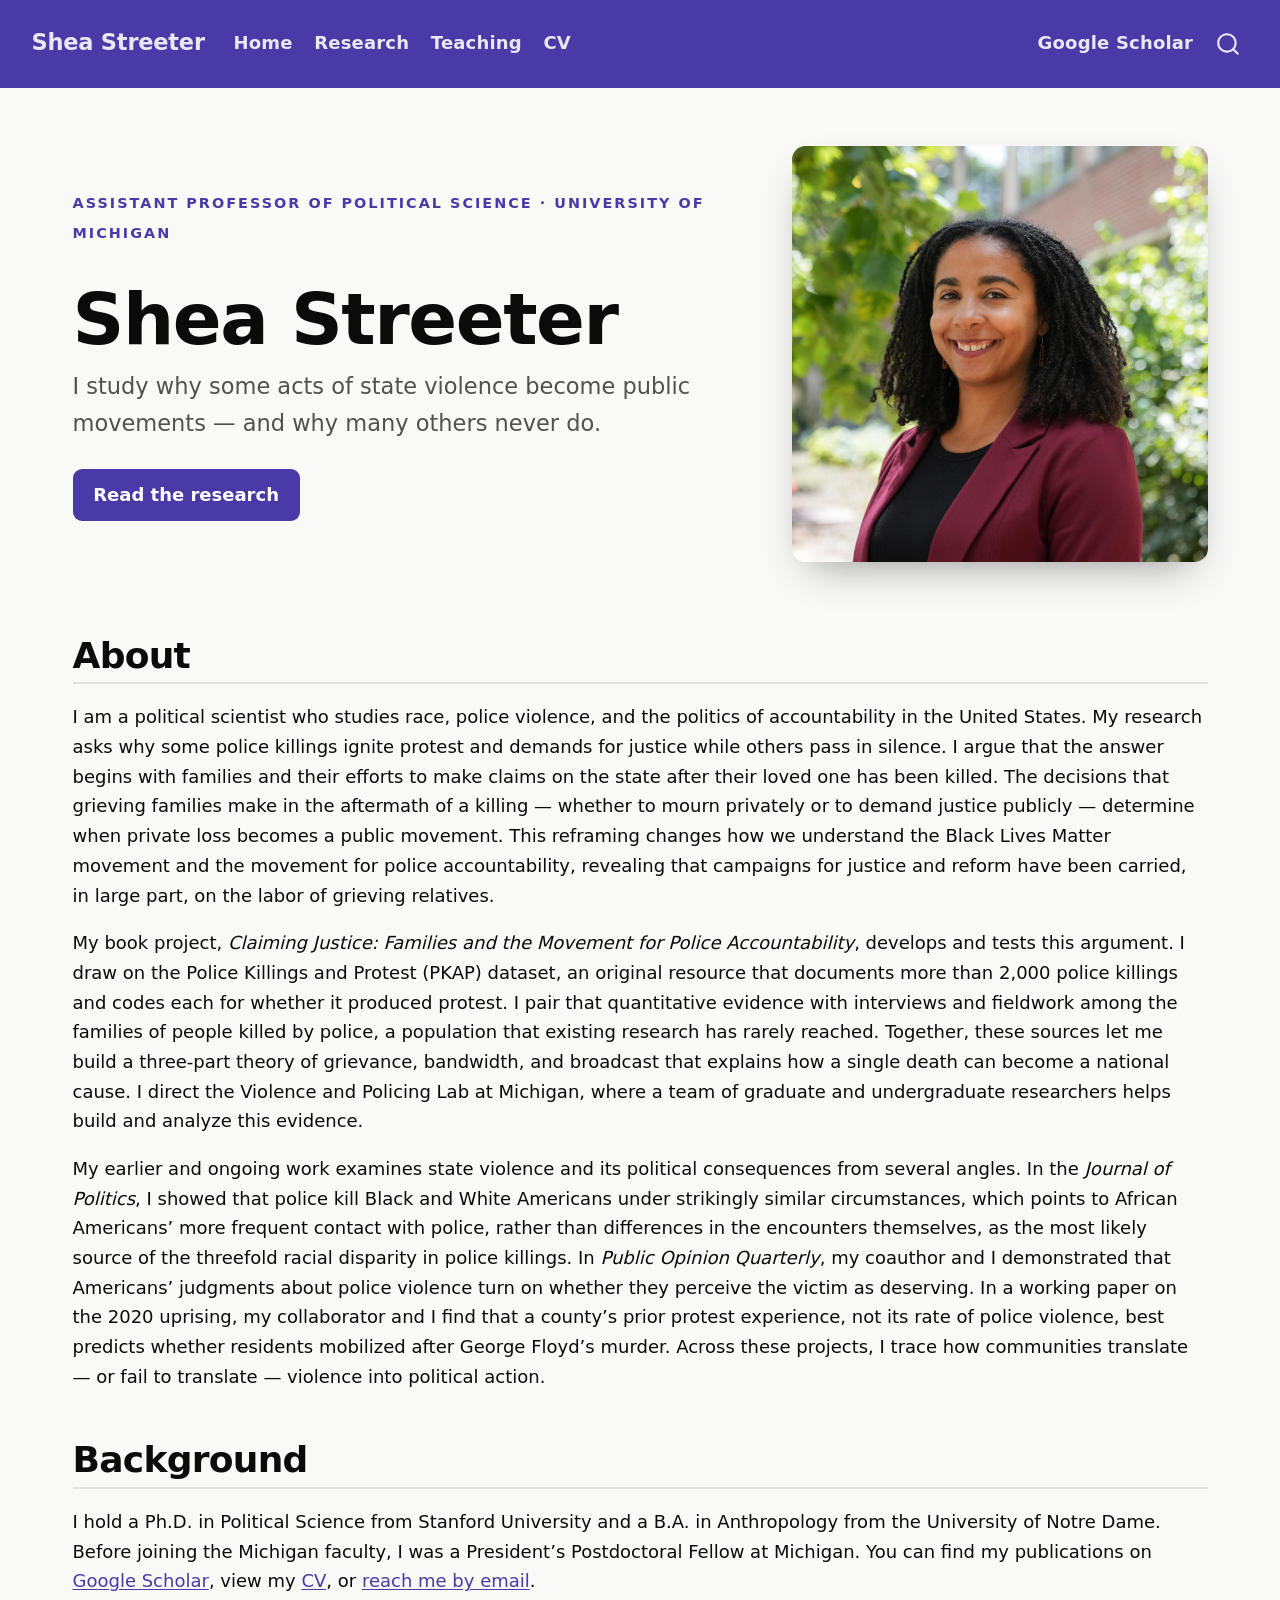
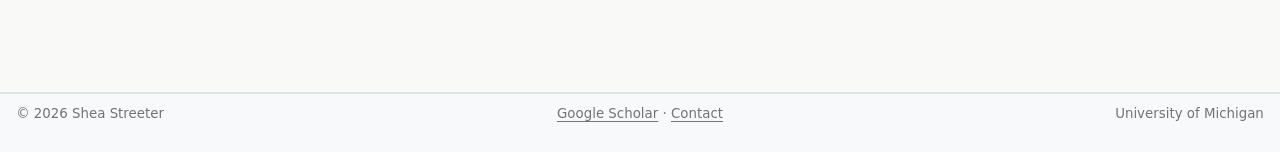
<file: index.html>
<!DOCTYPE html>
<html xmlns="http://www.w3.org/1999/xhtml" lang="en" xml:lang="en"><head>

<meta charset="utf-8">
<meta name="generator" content="quarto-1.10.19">

<meta name="viewport" content="width=device-width, initial-scale=1.0, user-scalable=yes">

<meta name="description" content="Shea Streeter studies race, police violence, and the politics of protest and accountability.">

<title>Shea Streeter — Political Scientist, University of Michigan – Shea Streeter</title>
<style>
/* Default styles provided by pandoc.
** See https://pandoc.org/MANUAL.html#variables-for-html for config info.
*/
span.smallcaps{font-variant: small-caps;}
div.columns{display: flex; gap: 1.5em;}
div.column{flex: auto;}
@media screen {
div.columns{gap: min(4vw, 1.5em);}
div.column{overflow-x: auto;}
}
div.hanging-indent{margin-left: 1.5em; text-indent: -1.5em;}
ul.task-list{list-style: none;}
ul.task-list li input[type="checkbox"] {
  width: 0.8em;
  margin: 0 0.8em 0.2em -1em; /* quarto-specific, see https://github.com/quarto-dev/quarto-cli/issues/4556 */ 
  vertical-align: middle;
}
</style>


<script src="site_libs/quarto-nav/quarto-nav.js"></script>
<script src="site_libs/clipboard/clipboard.min.js"></script>
<script src="site_libs/quarto-search/autocomplete.umd.js"></script>
<script src="site_libs/quarto-search/fuse.min.js"></script>
<script src="site_libs/quarto-search/quarto-search.js"></script>
<meta name="quarto:offset" content="./">
<link href="./images/shea-streeter.jpg" rel="icon" type="image/jpeg">
<script src="site_libs/quarto-html/quarto.js" type="module"></script>
<script src="site_libs/quarto-html/tabsets/tabsets.js" type="module"></script>
<script src="site_libs/quarto-html/popper.min.js"></script>
<script src="site_libs/quarto-html/tippy.umd.min.js"></script>
<script src="site_libs/quarto-html/anchor.min.js"></script>
<link href="site_libs/quarto-html/tippy.css" rel="stylesheet">
<link href="site_libs/quarto-html/quarto-syntax-highlighting-bf27225e3a48a9273f3daa8f8e829971.css" rel="stylesheet" id="quarto-text-highlighting-styles">
<script src="site_libs/bootstrap/bootstrap.min.js"></script>
<link href="site_libs/bootstrap/bootstrap-icons.css" rel="stylesheet">
<link href="site_libs/bootstrap/bootstrap-8819f64cdc4b224840f681531494e779.min.css" rel="stylesheet" append-hash="true" id="quarto-bootstrap" data-mode="light">
<script id="quarto-search-options" type="application/json">{
  "location": "navbar",
  "copy-button": false,
  "collapse-after": 3,
  "panel-placement": "end",
  "type": "overlay",
  "limit": 50,
  "keyboard-shortcut": [
    "f",
    "/",
    "s"
  ],
  "show-item-context": false,
  "language": {
    "search-no-results-text": "No results",
    "search-matching-documents-text": "matching documents",
    "search-copy-link-title": "Copy link to search",
    "search-hide-matches-text": "Hide additional matches",
    "search-more-match-text": "more match in this document",
    "search-more-matches-text": "more matches in this document",
    "search-clear-button-title": "Clear",
    "search-text-placeholder": "",
    "search-detached-cancel-button-title": "Cancel",
    "search-submit-button-title": "Submit",
    "search-label": "Search"
  }
}</script>
<style>html{ scroll-behavior: smooth; }</style>


</head>

<body class="nav-fixed quarto-light">

<div id="quarto-search-results"></div>
  <header id="quarto-header" class="headroom fixed-top">
    <nav class="navbar navbar-expand-lg " data-bs-theme="dark">
      <div class="navbar-container container-fluid">
      <div class="navbar-brand-container mx-auto">
    <a class="navbar-brand" href="./index.html">
    <span class="navbar-title">Shea Streeter</span>
    </a>
  </div>
            <div id="quarto-search" class="" title="Search"></div>
          <button class="navbar-toggler" type="button" data-bs-toggle="collapse" data-bs-target="#navbarCollapse" aria-controls="navbarCollapse" role="menu" aria-expanded="false" aria-label="Toggle navigation" onclick="if (window.quartoToggleHeadroom) { window.quartoToggleHeadroom(); }">
  <span class="navbar-toggler-icon"></span>
</button>
          <div class="collapse navbar-collapse" id="navbarCollapse">
            <ul class="navbar-nav navbar-nav-scroll me-auto">
  <li class="nav-item">
    <a class="nav-link active" href="./index.html" aria-current="page"> 
<span class="menu-text">Home</span></a>
  </li>  
  <li class="nav-item">
    <a class="nav-link" href="./research.html"> 
<span class="menu-text">Research</span></a>
  </li>  
  <li class="nav-item">
    <a class="nav-link" href="./teaching.html"> 
<span class="menu-text">Teaching</span></a>
  </li>  
  <li class="nav-item">
    <a class="nav-link" href="./cv.html"> 
<span class="menu-text">CV</span></a>
  </li>  
</ul>
            <ul class="navbar-nav navbar-nav-scroll ms-auto">
  <li class="nav-item">
    <a class="nav-link" href="https://scholar.google.com/citations?user=q2j799YAAAAJ&amp;hl=en" target="_blank"> 
<span class="menu-text">Google Scholar</span></a>
  </li>  
</ul>
          </div> <!-- /navcollapse -->
            <div class="quarto-navbar-tools">
</div>
      </div> <!-- /container-fluid -->
    </nav>
</header>
<!-- content -->
<div id="quarto-content" class="quarto-container page-columns page-rows-contents page-layout-full page-navbar">
<!-- sidebar -->
<!-- margin-sidebar -->
    
<!-- main -->
<main class="content column-page" id="quarto-document-content"><header id="title-block-header" class="quarto-title-block"></header>




<div class="hero">
<div class="hero-text">
<p><span class="eyebrow">Assistant Professor of Political Science · University of Michigan</span></p>
<section id="shea-streeter" class="level1">
<h1>Shea Streeter</h1>
<p><span class="lead">I study why some acts of state violence become public movements — and why many others never do.</span></p>
<p style="margin-top:1.5rem;">
<a class="btn-brand" href="./research.html">Read the research</a>
</p>
</section>
</div>
<div class="portrait">
<p><img src="images/shea-streeter.jpg" class="img-fluid" alt="Portrait of Shea Streeter"></p>
</div>
</div>
<section id="about" class="level2">
<h2 class="anchored" data-anchor-id="about">About</h2>
<p>I am a political scientist who studies race, police violence, and the politics of accountability in the United States. My research asks why some police killings ignite protest and demands for justice while others pass in silence. I argue that the answer begins with families and their efforts to make claims on the state after their loved one has been killed. The decisions that grieving families make in the aftermath of a killing — whether to mourn privately or to demand justice publicly — determine when private loss becomes a public movement. This reframing changes how we understand the Black Lives Matter movement and the movement for police accountability, revealing that campaigns for justice and reform have been carried, in large part, on the labor of grieving relatives.</p>
<p>My book project, <em>Claiming Justice: Families and the Movement for Police Accountability</em>, develops and tests this argument. I draw on the Police Killings and Protest (PKAP) dataset, an original resource that documents more than 2,000 police killings and codes each for whether it produced protest. I pair that quantitative evidence with interviews and fieldwork among the families of people killed by police, a population that existing research has rarely reached. Together, these sources let me build a three-part theory of grievance, bandwidth, and broadcast that explains how a single death can become a national cause. I direct the Violence and Policing Lab at Michigan, where a team of graduate and undergraduate researchers helps build and analyze this evidence.</p>
<p>My earlier and ongoing work examines state violence and its political consequences from several angles. In the <em>Journal of Politics</em>, I showed that police kill Black and White Americans under strikingly similar circumstances, which points to African Americans’ more frequent contact with police, rather than differences in the encounters themselves, as the most likely source of the threefold racial disparity in police killings. In <em>Public Opinion Quarterly</em>, my coauthor and I demonstrated that Americans’ judgments about police violence turn on whether they perceive the victim as deserving. In a working paper on the 2020 uprising, my collaborator and I find that a county’s prior protest experience, not its rate of police violence, best predicts whether residents mobilized after George Floyd’s murder. Across these projects, I trace how communities translate — or fail to translate — violence into political action.</p>
</section>
<section id="background" class="level2">
<h2 class="anchored" data-anchor-id="background">Background</h2>
<p>I hold a Ph.D.&nbsp;in Political Science from Stanford University and a B.A. in Anthropology from the University of Notre Dame. Before joining the Michigan faculty, I was a President’s Postdoctoral Fellow at Michigan. You can find my publications on <a href="https://scholar.google.com/citations?user=q2j799YAAAAJ&amp;hl=en" target="_blank">Google Scholar</a>, view my <a href="./cv.html">CV</a>, or <a href="#" class="email-obf" data-user="sashea" data-domain="umich.edu">reach me by email</a>.</p>


</section>

</main> <!-- /main -->
<script>
// Assemble the email address at runtime from split data-attributes so the full
// address never appears as one contiguous string in the page source for scrapers.
(function () {
  function build() {
    document.querySelectorAll(".email-obf").forEach(function (el) {
      var user = el.getAttribute("data-user");
      var domain = el.getAttribute("data-domain");
      if (!user || !domain) return;
      var addr = user + "@" + domain; // @ = "@"
      el.setAttribute("href", "mailto:" + addr);
      // Show the address as visible text only if asked (data-show), else keep the label.
      if (el.hasAttribute("data-show")) {
        el.textContent = addr;
      }
      el.removeAttribute("data-user");
      el.removeAttribute("data-domain");
    });
  }
  if (document.readyState === "loading") {
    document.addEventListener("DOMContentLoaded", build);
  } else {
    build();
  }
})();
</script>
<script id="quarto-html-after-body" type="application/javascript">
  window.document.addEventListener("DOMContentLoaded", function (event) {
    const icon = "";
    const anchorJS = new window.AnchorJS();
    anchorJS.options = {
      placement: 'right',
      icon: icon
    };
    anchorJS.add('.anchored');
    const isCodeAnnotation = (el) => {
      for (const clz of el.classList) {
        if (clz.startsWith('code-annotation-')) {                     
          return true;
        }
      }
      return false;
    }
    const onCopySuccess = function(e) {
      // button target
      const button = e.trigger;
      // don't keep focus
      button.blur();
      // flash "checked"
      button.classList.add('code-copy-button-checked');
      var currentTitle = button.getAttribute("title");
      button.setAttribute("title", "Copied!");
      let tooltip;
      if (window.bootstrap) {
        button.setAttribute("data-bs-toggle", "tooltip");
        button.setAttribute("data-bs-placement", "left");
        button.setAttribute("data-bs-title", "Copied!");
        tooltip = new bootstrap.Tooltip(button, 
          { trigger: "manual", 
            customClass: "code-copy-button-tooltip",
            offset: [0, -8]});
        tooltip.show();    
      }
      setTimeout(function() {
        if (tooltip) {
          tooltip.hide();
          button.removeAttribute("data-bs-title");
          button.removeAttribute("data-bs-toggle");
          button.removeAttribute("data-bs-placement");
        }
        button.setAttribute("title", currentTitle);
        button.classList.remove('code-copy-button-checked');
      }, 1000);
      // clear code selection
      e.clearSelection();
    }
    const getTextToCopy = function(trigger) {
      const outerScaffold = trigger.parentElement.cloneNode(true);
      const codeEl = outerScaffold.querySelector('code');
      for (const childEl of codeEl.children) {
        if (isCodeAnnotation(childEl)) {
          childEl.remove();
        }
      }
      return codeEl.innerText;
    }
    const clipboard = new window.ClipboardJS('.code-copy-button:not([data-in-quarto-modal])', {
      text: getTextToCopy
    });
    clipboard.on('success', onCopySuccess);
    if (window.document.getElementById('quarto-embedded-source-code-modal')) {
      const clipboardModal = new window.ClipboardJS('.code-copy-button[data-in-quarto-modal]', {
        text: getTextToCopy,
        container: window.document.getElementById('quarto-embedded-source-code-modal')
      });
      clipboardModal.on('success', onCopySuccess);
    }
      var localhostRegex = new RegExp(/^(?:http|https):\/\/localhost\:?[0-9]*\//);
      var mailtoRegex = new RegExp(/^mailto:/);
        var filterRegex = new RegExp("https:\/\/sheastreeter\.com");
      var isInternal = (href) => {
          return filterRegex.test(href) || localhostRegex.test(href) || mailtoRegex.test(href);
      }
      // Inspect non-navigation links and adorn them if external
     var links = window.document.querySelectorAll('a[href]:not(.nav-link):not(.navbar-brand):not(.toc-action):not(.sidebar-link):not(.sidebar-item-toggle):not(.pagination-link):not(.no-external):not([aria-hidden]):not(.dropdown-item):not(.quarto-navigation-tool):not(.about-link)');
      for (var i=0; i<links.length; i++) {
        const link = links[i];
        if (!isInternal(link.href)) {
          // undo the damage that might have been done by quarto-nav.js in the case of
          // links that we want to consider external
          if (link.dataset.originalHref !== undefined) {
            link.href = link.dataset.originalHref;
          }
            // target, if specified
            link.setAttribute("target", "_blank");
            if (link.getAttribute("rel") === null) {
              link.setAttribute("rel", "noopener");
            }
        }
      }
    function tippyHover(el, contentFn, onTriggerFn, onUntriggerFn) {
      const config = {
        allowHTML: true,
        maxWidth: 500,
        delay: 100,
        arrow: false,
        appendTo: function(el) {
            return el.parentElement;
        },
        interactive: true,
        interactiveBorder: 10,
        theme: 'quarto',
        placement: 'bottom-start',
      };
      if (contentFn) {
        config.content = contentFn;
      }
      if (onTriggerFn) {
        config.onTrigger = onTriggerFn;
      }
      if (onUntriggerFn) {
        config.onUntrigger = onUntriggerFn;
      }
      window.tippy(el, config); 
    }
    const noterefs = window.document.querySelectorAll('a[role="doc-noteref"]');
    for (var i=0; i<noterefs.length; i++) {
      const ref = noterefs[i];
      tippyHover(ref, function() {
        // use id or data attribute instead here
        let href = ref.getAttribute('data-footnote-href') || ref.getAttribute('href');
        try { href = new URL(href).hash; } catch {}
        const id = href.replace(/^#\/?/, "");
        const note = window.document.getElementById(id);
        if (note) {
          return note.innerHTML;
        } else {
          return "";
        }
      });
    }
    const xrefs = window.document.querySelectorAll('a.quarto-xref');
    const processXRef = (id, note) => {
      // Strip column container classes
      const stripColumnClz = (el) => {
        el.classList.remove("page-full", "page-columns");
        if (el.children) {
          for (const child of el.children) {
            stripColumnClz(child);
          }
        }
      }
      stripColumnClz(note)
      if (id === null || id.startsWith('sec-')) {
        // Special case sections, only their first couple elements
        const container = document.createElement("div");
        if (note.children && note.children.length > 2) {
          container.appendChild(note.children[0].cloneNode(true));
          for (let i = 1; i < note.children.length; i++) {
            const child = note.children[i];
            if (child.tagName === "P" && child.innerText === "") {
              continue;
            } else {
              container.appendChild(child.cloneNode(true));
              break;
            }
          }
          if (window.Quarto?.typesetMath) {
            window.Quarto.typesetMath(container);
          }
          return container.innerHTML
        } else {
          if (window.Quarto?.typesetMath) {
            window.Quarto.typesetMath(note);
          }
          return note.innerHTML;
        }
      } else {
        // Remove any anchor links if they are present
        const anchorLink = note.querySelector('a.anchorjs-link');
        if (anchorLink) {
          anchorLink.remove();
        }
        if (window.Quarto?.typesetMath) {
          window.Quarto.typesetMath(note);
        }
        if (note.classList.contains("callout")) {
          return note.outerHTML;
        } else {
          return note.innerHTML;
        }
      }
    }
    for (var i=0; i<xrefs.length; i++) {
      const xref = xrefs[i];
      tippyHover(xref, undefined, function(instance) {
        instance.disable();
        let url = xref.getAttribute('href');
        let hash = undefined; 
        if (url.startsWith('#')) {
          hash = url;
        } else {
          try { hash = new URL(url).hash; } catch {}
        }
        if (hash) {
          const id = hash.replace(/^#\/?/, "");
          const note = window.document.getElementById(id);
          if (note !== null) {
            try {
              const html = processXRef(id, note.cloneNode(true));
              instance.setContent(html);
            } finally {
              instance.enable();
              instance.show();
            }
          } else {
            // See if we can fetch this
            fetch(url.split('#')[0])
            .then(res => res.text())
            .then(html => {
              const parser = new DOMParser();
              const htmlDoc = parser.parseFromString(html, "text/html");
              const note = htmlDoc.getElementById(id);
              if (note !== null) {
                const html = processXRef(id, note);
                instance.setContent(html);
              } 
            }).finally(() => {
              instance.enable();
              instance.show();
            });
          }
        } else {
          // See if we can fetch a full url (with no hash to target)
          // This is a special case and we should probably do some content thinning / targeting
          fetch(url)
          .then(res => res.text())
          .then(html => {
            const parser = new DOMParser();
            const htmlDoc = parser.parseFromString(html, "text/html");
            const note = htmlDoc.querySelector('main.content');
            if (note !== null) {
              // This should only happen for chapter cross references
              // (since there is no id in the URL)
              // remove the first header
              if (note.children.length > 0 && note.children[0].tagName === "HEADER") {
                note.children[0].remove();
              }
              const html = processXRef(null, note);
              instance.setContent(html);
            } 
          }).finally(() => {
            instance.enable();
            instance.show();
          });
        }
      }, function(instance) {
      });
    }
        let selectedAnnoteEl;
        const selectorForAnnotation = ( cell, annotation) => {
          let cellAttr = 'data-code-cell="' + cell + '"';
          let lineAttr = 'data-code-annotation="' +  annotation + '"';
          const selector = 'span[' + cellAttr + '][' + lineAttr + ']';
          return selector;
        }
        const selectCodeLines = (annoteEl) => {
          const doc = window.document;
          const targetCell = annoteEl.getAttribute("data-target-cell");
          const targetAnnotation = annoteEl.getAttribute("data-target-annotation");
          const annoteSpan = window.document.querySelector(selectorForAnnotation(targetCell, targetAnnotation));
          const lines = annoteSpan.getAttribute("data-code-lines").split(",");
          const lineIds = lines.map((line) => {
            return targetCell + "-" + line;
          })
          let top = null;
          let height = null;
          let parent = null;
          if (lineIds.length > 0) {
              //compute the position of the single el (top and bottom and make a div)
              const el = window.document.getElementById(lineIds[0]);
              top = el.offsetTop;
              height = el.offsetHeight;
              parent = el.parentElement.parentElement;
            if (lineIds.length > 1) {
              const lastEl = window.document.getElementById(lineIds[lineIds.length - 1]);
              const bottom = lastEl.offsetTop + lastEl.offsetHeight;
              height = bottom - top;
            }
            if (top !== null && height !== null && parent !== null) {
              // cook up a div (if necessary) and position it 
              let div = window.document.getElementById("code-annotation-line-highlight");
              if (div === null) {
                div = window.document.createElement("div");
                div.setAttribute("id", "code-annotation-line-highlight");
                div.style.position = 'absolute';
                parent.appendChild(div);
              }
              div.style.top = top - 2 + "px";
              div.style.height = height + 4 + "px";
              div.style.left = 0;
              let gutterDiv = window.document.getElementById("code-annotation-line-highlight-gutter");
              if (gutterDiv === null) {
                gutterDiv = window.document.createElement("div");
                gutterDiv.setAttribute("id", "code-annotation-line-highlight-gutter");
                gutterDiv.style.position = 'absolute';
                const codeCell = window.document.getElementById(targetCell);
                const gutter = codeCell.querySelector('.code-annotation-gutter');
                gutter.appendChild(gutterDiv);
              }
              gutterDiv.style.top = top - 2 + "px";
              gutterDiv.style.height = height + 4 + "px";
            }
            selectedAnnoteEl = annoteEl;
          }
        };
        const unselectCodeLines = () => {
          const elementsIds = ["code-annotation-line-highlight", "code-annotation-line-highlight-gutter"];
          elementsIds.forEach((elId) => {
            const div = window.document.getElementById(elId);
            if (div) {
              div.remove();
            }
          });
          selectedAnnoteEl = undefined;
        };
          // Handle positioning of the toggle
      window.addEventListener(
        "resize",
        throttle(() => {
          elRect = undefined;
          if (selectedAnnoteEl) {
            selectCodeLines(selectedAnnoteEl);
          }
        }, 10)
      );
      function throttle(fn, ms) {
      let throttle = false;
      let timer;
        return (...args) => {
          if(!throttle) { // first call gets through
              fn.apply(this, args);
              throttle = true;
          } else { // all the others get throttled
              if(timer) clearTimeout(timer); // cancel #2
              timer = setTimeout(() => {
                fn.apply(this, args);
                timer = throttle = false;
              }, ms);
          }
        };
      }
        // Attach click handler to the DT
        const annoteDls = window.document.querySelectorAll('dt[data-target-cell]');
        for (const annoteDlNode of annoteDls) {
          annoteDlNode.addEventListener('click', (event) => {
            const clickedEl = event.target;
            if (clickedEl !== selectedAnnoteEl) {
              unselectCodeLines();
              const activeEl = window.document.querySelector('dt[data-target-cell].code-annotation-active');
              if (activeEl) {
                activeEl.classList.remove('code-annotation-active');
              }
              selectCodeLines(clickedEl);
              clickedEl.classList.add('code-annotation-active');
            } else {
              // Unselect the line
              unselectCodeLines();
              clickedEl.classList.remove('code-annotation-active');
            }
          });
        }
    const findCites = (el) => {
      const parentEl = el.parentElement;
      if (parentEl) {
        const cites = parentEl.dataset.cites;
        if (cites) {
          return {
            el,
            cites: cites.split(' ')
          };
        } else {
          return findCites(el.parentElement)
        }
      } else {
        return undefined;
      }
    };
    var bibliorefs = window.document.querySelectorAll('a[role="doc-biblioref"]');
    for (var i=0; i<bibliorefs.length; i++) {
      const ref = bibliorefs[i];
      const citeInfo = findCites(ref);
      if (citeInfo) {
        tippyHover(citeInfo.el, function() {
          var popup = window.document.createElement('div');
          citeInfo.cites.forEach(function(cite) {
            var citeDiv = window.document.createElement('div');
            citeDiv.classList.add('hanging-indent');
            citeDiv.classList.add('csl-entry');
            var biblioDiv = window.document.getElementById('ref-' + cite);
            if (biblioDiv) {
              citeDiv.innerHTML = biblioDiv.innerHTML;
            }
            popup.appendChild(citeDiv);
          });
          return popup.innerHTML;
        });
      }
    }
  });
  </script>
</div> <!-- /content -->
<footer class="footer">
  <div class="nav-footer">
    <div class="nav-footer-left">
<p>© 2026 Shea Streeter</p>
</div>   
    <div class="nav-footer-center">
<p><a href="https://scholar.google.com/citations?user=q2j799YAAAAJ&amp;hl=en" target="_blank">Google Scholar</a> · <a href="#" class="email-obf" data-user="sashea" data-domain="umich.edu">Contact</a></p>
</div>
    <div class="nav-footer-right">
<p>University of Michigan</p>
</div>
  </div>
</footer>




<script src="site_libs/quarto-html/zenscroll-min.js"></script>
</body></html>
</file>
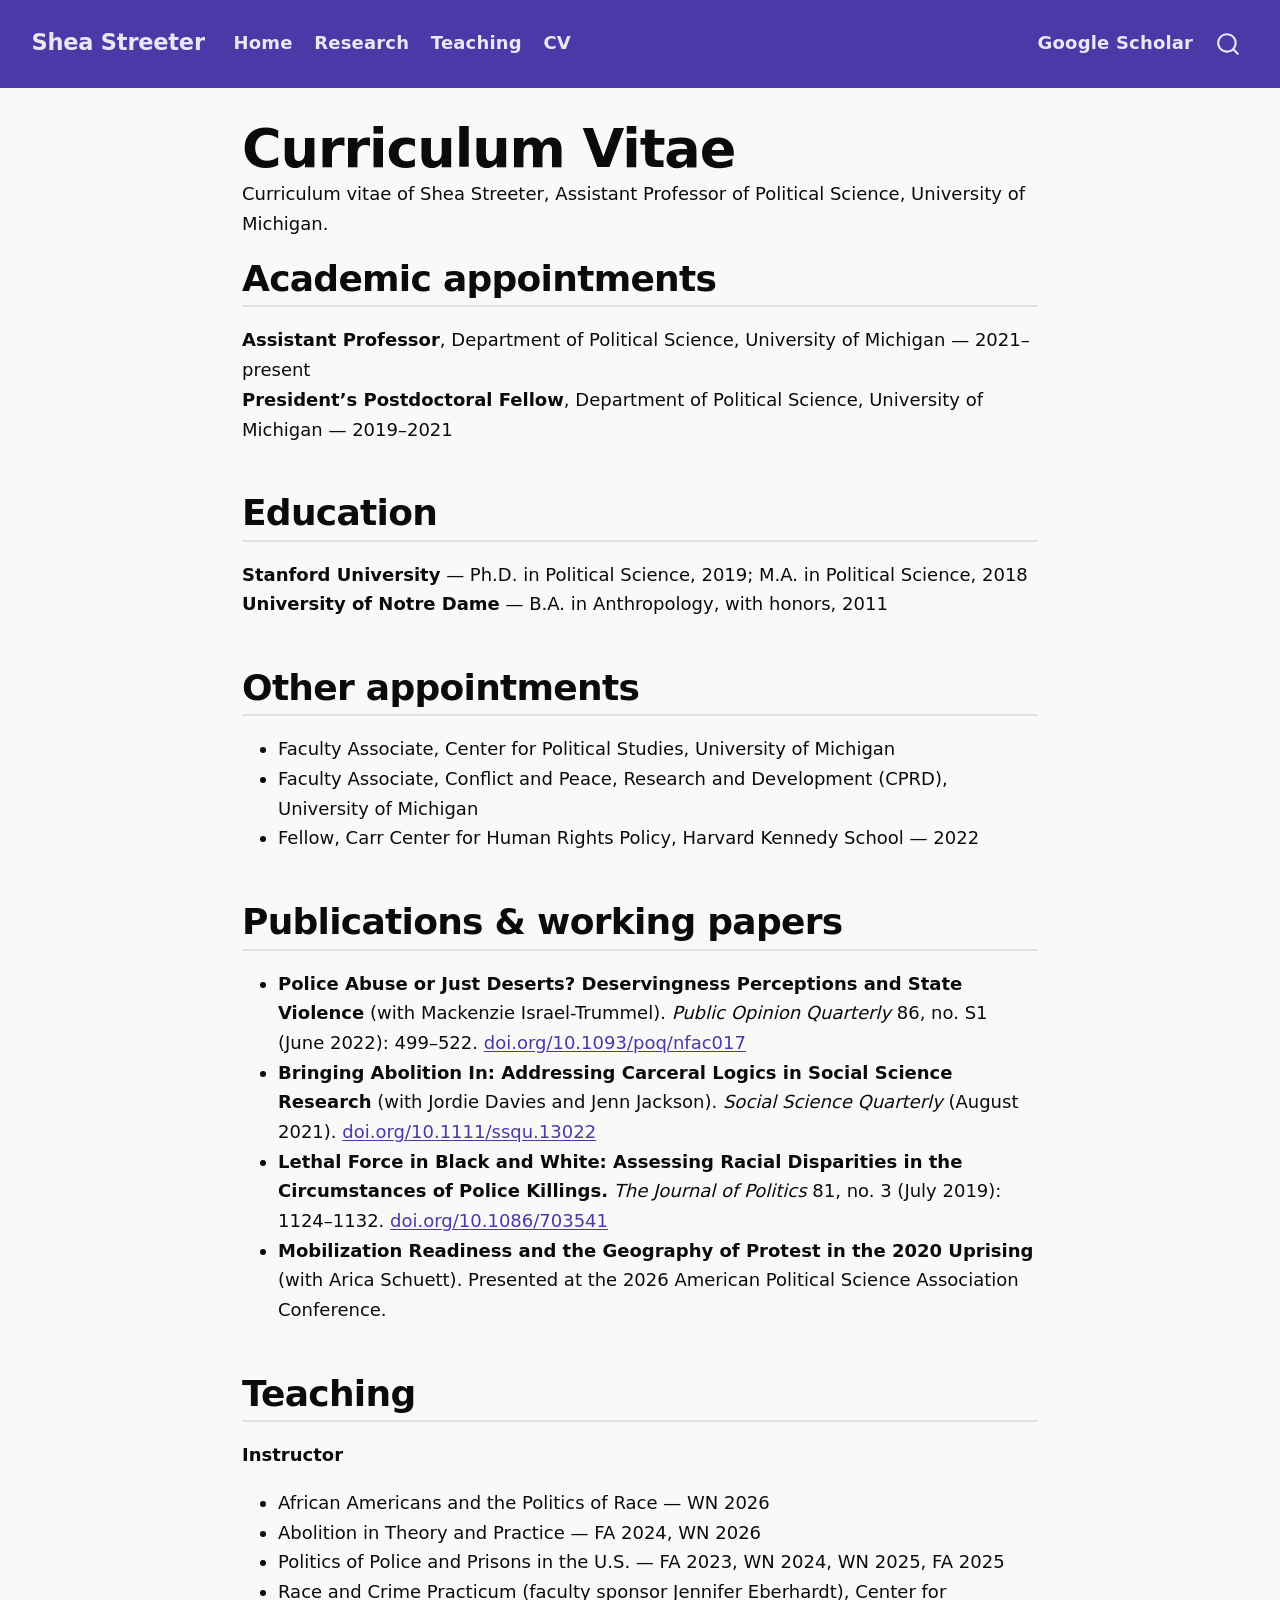
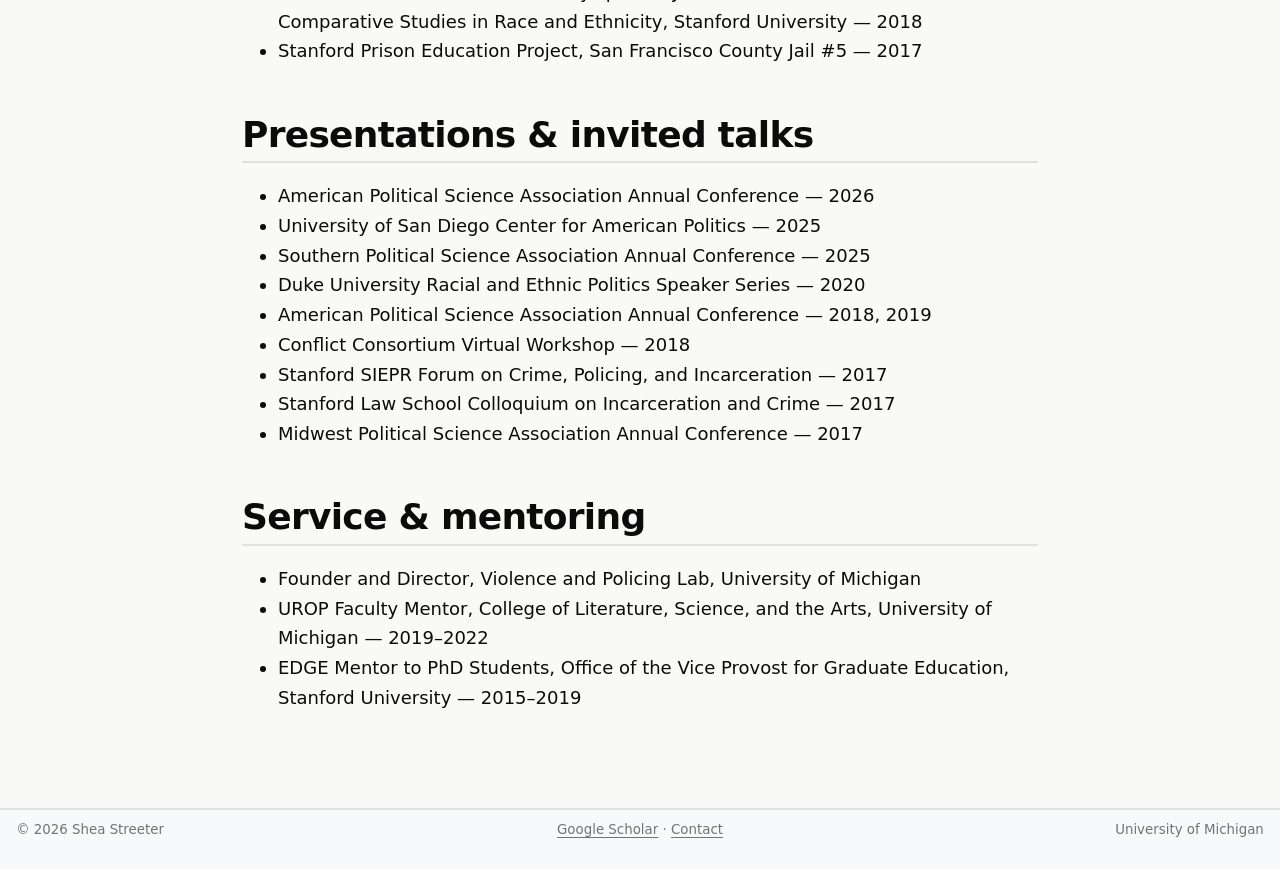
<file: cv.html>
<!DOCTYPE html>
<html xmlns="http://www.w3.org/1999/xhtml" lang="en" xml:lang="en"><head>

<meta charset="utf-8">
<meta name="generator" content="quarto-1.10.19">

<meta name="viewport" content="width=device-width, initial-scale=1.0, user-scalable=yes">

<meta name="description" content="Curriculum vitae of Shea Streeter, Assistant Professor of Political Science, University of Michigan.">

<title>Curriculum Vitae – Shea Streeter</title>
<style>
/* Default styles provided by pandoc.
** See https://pandoc.org/MANUAL.html#variables-for-html for config info.
*/
span.smallcaps{font-variant: small-caps;}
div.columns{display: flex; gap: 1.5em;}
div.column{flex: auto;}
@media screen {
div.columns{gap: min(4vw, 1.5em);}
div.column{overflow-x: auto;}
}
div.hanging-indent{margin-left: 1.5em; text-indent: -1.5em;}
ul.task-list{list-style: none;}
ul.task-list li input[type="checkbox"] {
  width: 0.8em;
  margin: 0 0.8em 0.2em -1em; /* quarto-specific, see https://github.com/quarto-dev/quarto-cli/issues/4556 */ 
  vertical-align: middle;
}
</style>


<script src="site_libs/quarto-nav/quarto-nav.js"></script>
<script src="site_libs/clipboard/clipboard.min.js"></script>
<script src="site_libs/quarto-search/autocomplete.umd.js"></script>
<script src="site_libs/quarto-search/fuse.min.js"></script>
<script src="site_libs/quarto-search/quarto-search.js"></script>
<meta name="quarto:offset" content="./">
<link href="./images/shea-streeter.jpg" rel="icon" type="image/jpeg">
<script src="site_libs/quarto-html/quarto.js" type="module"></script>
<script src="site_libs/quarto-html/tabsets/tabsets.js" type="module"></script>
<script src="site_libs/quarto-html/popper.min.js"></script>
<script src="site_libs/quarto-html/tippy.umd.min.js"></script>
<script src="site_libs/quarto-html/anchor.min.js"></script>
<link href="site_libs/quarto-html/tippy.css" rel="stylesheet">
<link href="site_libs/quarto-html/quarto-syntax-highlighting-bf27225e3a48a9273f3daa8f8e829971.css" rel="stylesheet" id="quarto-text-highlighting-styles">
<script src="site_libs/bootstrap/bootstrap.min.js"></script>
<link href="site_libs/bootstrap/bootstrap-icons.css" rel="stylesheet">
<link href="site_libs/bootstrap/bootstrap-8819f64cdc4b224840f681531494e779.min.css" rel="stylesheet" append-hash="true" id="quarto-bootstrap" data-mode="light">
<script id="quarto-search-options" type="application/json">{
  "location": "navbar",
  "copy-button": false,
  "collapse-after": 3,
  "panel-placement": "end",
  "type": "overlay",
  "limit": 50,
  "keyboard-shortcut": [
    "f",
    "/",
    "s"
  ],
  "show-item-context": false,
  "language": {
    "search-no-results-text": "No results",
    "search-matching-documents-text": "matching documents",
    "search-copy-link-title": "Copy link to search",
    "search-hide-matches-text": "Hide additional matches",
    "search-more-match-text": "more match in this document",
    "search-more-matches-text": "more matches in this document",
    "search-clear-button-title": "Clear",
    "search-text-placeholder": "",
    "search-detached-cancel-button-title": "Cancel",
    "search-submit-button-title": "Submit",
    "search-label": "Search"
  }
}</script>
<style>html{ scroll-behavior: smooth; }</style>


</head>

<body class="nav-fixed fullcontent quarto-light">

<div id="quarto-search-results"></div>
  <header id="quarto-header" class="headroom fixed-top">
    <nav class="navbar navbar-expand-lg " data-bs-theme="dark">
      <div class="navbar-container container-fluid">
      <div class="navbar-brand-container mx-auto">
    <a class="navbar-brand" href="./index.html">
    <span class="navbar-title">Shea Streeter</span>
    </a>
  </div>
            <div id="quarto-search" class="" title="Search"></div>
          <button class="navbar-toggler" type="button" data-bs-toggle="collapse" data-bs-target="#navbarCollapse" aria-controls="navbarCollapse" role="menu" aria-expanded="false" aria-label="Toggle navigation" onclick="if (window.quartoToggleHeadroom) { window.quartoToggleHeadroom(); }">
  <span class="navbar-toggler-icon"></span>
</button>
          <div class="collapse navbar-collapse" id="navbarCollapse">
            <ul class="navbar-nav navbar-nav-scroll me-auto">
  <li class="nav-item">
    <a class="nav-link" href="./index.html"> 
<span class="menu-text">Home</span></a>
  </li>  
  <li class="nav-item">
    <a class="nav-link" href="./research.html"> 
<span class="menu-text">Research</span></a>
  </li>  
  <li class="nav-item">
    <a class="nav-link" href="./teaching.html"> 
<span class="menu-text">Teaching</span></a>
  </li>  
  <li class="nav-item">
    <a class="nav-link active" href="./cv.html" aria-current="page"> 
<span class="menu-text">CV</span></a>
  </li>  
</ul>
            <ul class="navbar-nav navbar-nav-scroll ms-auto">
  <li class="nav-item">
    <a class="nav-link" href="https://scholar.google.com/citations?user=q2j799YAAAAJ&amp;hl=en" target="_blank"> 
<span class="menu-text">Google Scholar</span></a>
  </li>  
</ul>
          </div> <!-- /navcollapse -->
            <div class="quarto-navbar-tools">
</div>
      </div> <!-- /container-fluid -->
    </nav>
</header>
<!-- content -->
<div id="quarto-content" class="quarto-container page-columns page-rows-contents page-layout-article page-navbar">
<!-- sidebar -->
<!-- margin-sidebar -->
    
<!-- main -->
<main class="content" id="quarto-document-content">

<header id="title-block-header" class="quarto-title-block default">
<div class="quarto-title">
<h1 class="title">Curriculum Vitae</h1>
</div>

<div>
  <div class="description">
    Curriculum vitae of Shea Streeter, Assistant Professor of Political Science, University of Michigan.
  </div>
</div>


<div class="quarto-title-meta">

    
  
    
  </div>
  


</header>


<section id="academic-appointments" class="level2">
<h2 class="anchored" data-anchor-id="academic-appointments">Academic appointments</h2>
<p><strong>Assistant Professor</strong>, Department of Political Science, University of Michigan — 2021–present<br> <strong>President’s Postdoctoral Fellow</strong>, Department of Political Science, University of Michigan — 2019–2021</p>
</section>
<section id="education" class="level2">
<h2 class="anchored" data-anchor-id="education">Education</h2>
<p><strong>Stanford University</strong> — Ph.D.&nbsp;in Political Science, 2019; M.A.&nbsp;in Political Science, 2018<br> <strong>University of Notre Dame</strong> — B.A. in Anthropology, with honors, 2011</p>
</section>
<section id="other-appointments" class="level2">
<h2 class="anchored" data-anchor-id="other-appointments">Other appointments</h2>
<ul>
<li>Faculty Associate, Center for Political Studies, University of Michigan</li>
<li>Faculty Associate, Conflict and Peace, Research and Development (CPRD), University of Michigan</li>
<li>Fellow, Carr Center for Human Rights Policy, Harvard Kennedy School — 2022</li>
</ul>
</section>
<section id="publications-working-papers" class="level2">
<h2 class="anchored" data-anchor-id="publications-working-papers">Publications &amp; working papers</h2>
<ul>
<li><strong>Police Abuse or Just Deserts? Deservingness Perceptions and State Violence</strong> (with Mackenzie Israel-Trummel). <em>Public Opinion Quarterly</em> 86, no. S1 (June 2022): 499–522. <a href="https://doi.org/10.1093/poq/nfac017" target="_blank">doi.org/10.1093/poq/nfac017</a></li>
<li><strong>Bringing Abolition In: Addressing Carceral Logics in Social Science Research</strong> (with Jordie Davies and Jenn Jackson). <em>Social Science Quarterly</em> (August 2021). <a href="https://doi.org/10.1111/ssqu.13022" target="_blank">doi.org/10.1111/ssqu.13022</a></li>
<li><strong>Lethal Force in Black and White: Assessing Racial Disparities in the Circumstances of Police Killings.</strong> <em>The Journal of Politics</em> 81, no. 3 (July 2019): 1124–1132. <a href="https://doi.org/10.1086/703541" target="_blank">doi.org/10.1086/703541</a></li>
<li><strong>Mobilization Readiness and the Geography of Protest in the 2020 Uprising</strong> (with Arica Schuett). Presented at the 2026 American Political Science Association Conference.</li>
</ul>
</section>
<section id="teaching" class="level2">
<h2 class="anchored" data-anchor-id="teaching">Teaching</h2>
<p><strong>Instructor</strong></p>
<ul>
<li>African Americans and the Politics of Race — WN 2026</li>
<li>Abolition in Theory and Practice — FA 2024, WN 2026</li>
<li>Politics of Police and Prisons in the U.S. — FA 2023, WN 2024, WN 2025, FA 2025</li>
<li>Race and Crime Practicum (faculty sponsor Jennifer Eberhardt), Center for Comparative Studies in Race and Ethnicity, Stanford University — 2018</li>
<li>Stanford Prison Education Project, San Francisco County Jail #5 — 2017</li>
</ul>
</section>
<section id="presentations-invited-talks" class="level2">
<h2 class="anchored" data-anchor-id="presentations-invited-talks">Presentations &amp; invited talks</h2>
<ul>
<li>American Political Science Association Annual Conference — 2026</li>
<li>University of San Diego Center for American Politics — 2025</li>
<li>Southern Political Science Association Annual Conference — 2025</li>
<li>Duke University Racial and Ethnic Politics Speaker Series — 2020</li>
<li>American Political Science Association Annual Conference — 2018, 2019</li>
<li>Conflict Consortium Virtual Workshop — 2018</li>
<li>Stanford SIEPR Forum on Crime, Policing, and Incarceration — 2017</li>
<li>Stanford Law School Colloquium on Incarceration and Crime — 2017</li>
<li>Midwest Political Science Association Annual Conference — 2017</li>
</ul>
</section>
<section id="service-mentoring" class="level2">
<h2 class="anchored" data-anchor-id="service-mentoring">Service &amp; mentoring</h2>
<ul>
<li>Founder and Director, Violence and Policing Lab, University of Michigan</li>
<li>UROP Faculty Mentor, College of Literature, Science, and the Arts, University of Michigan — 2019–2022</li>
<li>EDGE Mentor to PhD Students, Office of the Vice Provost for Graduate Education, Stanford University — 2015–2019</li>
</ul>


</section>

</main> <!-- /main -->
<script>
// Assemble the email address at runtime from split data-attributes so the full
// address never appears as one contiguous string in the page source for scrapers.
(function () {
  function build() {
    document.querySelectorAll(".email-obf").forEach(function (el) {
      var user = el.getAttribute("data-user");
      var domain = el.getAttribute("data-domain");
      if (!user || !domain) return;
      var addr = user + "@" + domain; // @ = "@"
      el.setAttribute("href", "mailto:" + addr);
      // Show the address as visible text only if asked (data-show), else keep the label.
      if (el.hasAttribute("data-show")) {
        el.textContent = addr;
      }
      el.removeAttribute("data-user");
      el.removeAttribute("data-domain");
    });
  }
  if (document.readyState === "loading") {
    document.addEventListener("DOMContentLoaded", build);
  } else {
    build();
  }
})();
</script>
<script id="quarto-html-after-body" type="application/javascript">
  window.document.addEventListener("DOMContentLoaded", function (event) {
    const icon = "";
    const anchorJS = new window.AnchorJS();
    anchorJS.options = {
      placement: 'right',
      icon: icon
    };
    anchorJS.add('.anchored');
    const isCodeAnnotation = (el) => {
      for (const clz of el.classList) {
        if (clz.startsWith('code-annotation-')) {                     
          return true;
        }
      }
      return false;
    }
    const onCopySuccess = function(e) {
      // button target
      const button = e.trigger;
      // don't keep focus
      button.blur();
      // flash "checked"
      button.classList.add('code-copy-button-checked');
      var currentTitle = button.getAttribute("title");
      button.setAttribute("title", "Copied!");
      let tooltip;
      if (window.bootstrap) {
        button.setAttribute("data-bs-toggle", "tooltip");
        button.setAttribute("data-bs-placement", "left");
        button.setAttribute("data-bs-title", "Copied!");
        tooltip = new bootstrap.Tooltip(button, 
          { trigger: "manual", 
            customClass: "code-copy-button-tooltip",
            offset: [0, -8]});
        tooltip.show();    
      }
      setTimeout(function() {
        if (tooltip) {
          tooltip.hide();
          button.removeAttribute("data-bs-title");
          button.removeAttribute("data-bs-toggle");
          button.removeAttribute("data-bs-placement");
        }
        button.setAttribute("title", currentTitle);
        button.classList.remove('code-copy-button-checked');
      }, 1000);
      // clear code selection
      e.clearSelection();
    }
    const getTextToCopy = function(trigger) {
      const outerScaffold = trigger.parentElement.cloneNode(true);
      const codeEl = outerScaffold.querySelector('code');
      for (const childEl of codeEl.children) {
        if (isCodeAnnotation(childEl)) {
          childEl.remove();
        }
      }
      return codeEl.innerText;
    }
    const clipboard = new window.ClipboardJS('.code-copy-button:not([data-in-quarto-modal])', {
      text: getTextToCopy
    });
    clipboard.on('success', onCopySuccess);
    if (window.document.getElementById('quarto-embedded-source-code-modal')) {
      const clipboardModal = new window.ClipboardJS('.code-copy-button[data-in-quarto-modal]', {
        text: getTextToCopy,
        container: window.document.getElementById('quarto-embedded-source-code-modal')
      });
      clipboardModal.on('success', onCopySuccess);
    }
      var localhostRegex = new RegExp(/^(?:http|https):\/\/localhost\:?[0-9]*\//);
      var mailtoRegex = new RegExp(/^mailto:/);
        var filterRegex = new RegExp("https:\/\/sheastreeter\.com");
      var isInternal = (href) => {
          return filterRegex.test(href) || localhostRegex.test(href) || mailtoRegex.test(href);
      }
      // Inspect non-navigation links and adorn them if external
     var links = window.document.querySelectorAll('a[href]:not(.nav-link):not(.navbar-brand):not(.toc-action):not(.sidebar-link):not(.sidebar-item-toggle):not(.pagination-link):not(.no-external):not([aria-hidden]):not(.dropdown-item):not(.quarto-navigation-tool):not(.about-link)');
      for (var i=0; i<links.length; i++) {
        const link = links[i];
        if (!isInternal(link.href)) {
          // undo the damage that might have been done by quarto-nav.js in the case of
          // links that we want to consider external
          if (link.dataset.originalHref !== undefined) {
            link.href = link.dataset.originalHref;
          }
            // target, if specified
            link.setAttribute("target", "_blank");
            if (link.getAttribute("rel") === null) {
              link.setAttribute("rel", "noopener");
            }
        }
      }
    function tippyHover(el, contentFn, onTriggerFn, onUntriggerFn) {
      const config = {
        allowHTML: true,
        maxWidth: 500,
        delay: 100,
        arrow: false,
        appendTo: function(el) {
            return el.parentElement;
        },
        interactive: true,
        interactiveBorder: 10,
        theme: 'quarto',
        placement: 'bottom-start',
      };
      if (contentFn) {
        config.content = contentFn;
      }
      if (onTriggerFn) {
        config.onTrigger = onTriggerFn;
      }
      if (onUntriggerFn) {
        config.onUntrigger = onUntriggerFn;
      }
      window.tippy(el, config); 
    }
    const noterefs = window.document.querySelectorAll('a[role="doc-noteref"]');
    for (var i=0; i<noterefs.length; i++) {
      const ref = noterefs[i];
      tippyHover(ref, function() {
        // use id or data attribute instead here
        let href = ref.getAttribute('data-footnote-href') || ref.getAttribute('href');
        try { href = new URL(href).hash; } catch {}
        const id = href.replace(/^#\/?/, "");
        const note = window.document.getElementById(id);
        if (note) {
          return note.innerHTML;
        } else {
          return "";
        }
      });
    }
    const xrefs = window.document.querySelectorAll('a.quarto-xref');
    const processXRef = (id, note) => {
      // Strip column container classes
      const stripColumnClz = (el) => {
        el.classList.remove("page-full", "page-columns");
        if (el.children) {
          for (const child of el.children) {
            stripColumnClz(child);
          }
        }
      }
      stripColumnClz(note)
      if (id === null || id.startsWith('sec-')) {
        // Special case sections, only their first couple elements
        const container = document.createElement("div");
        if (note.children && note.children.length > 2) {
          container.appendChild(note.children[0].cloneNode(true));
          for (let i = 1; i < note.children.length; i++) {
            const child = note.children[i];
            if (child.tagName === "P" && child.innerText === "") {
              continue;
            } else {
              container.appendChild(child.cloneNode(true));
              break;
            }
          }
          if (window.Quarto?.typesetMath) {
            window.Quarto.typesetMath(container);
          }
          return container.innerHTML
        } else {
          if (window.Quarto?.typesetMath) {
            window.Quarto.typesetMath(note);
          }
          return note.innerHTML;
        }
      } else {
        // Remove any anchor links if they are present
        const anchorLink = note.querySelector('a.anchorjs-link');
        if (anchorLink) {
          anchorLink.remove();
        }
        if (window.Quarto?.typesetMath) {
          window.Quarto.typesetMath(note);
        }
        if (note.classList.contains("callout")) {
          return note.outerHTML;
        } else {
          return note.innerHTML;
        }
      }
    }
    for (var i=0; i<xrefs.length; i++) {
      const xref = xrefs[i];
      tippyHover(xref, undefined, function(instance) {
        instance.disable();
        let url = xref.getAttribute('href');
        let hash = undefined; 
        if (url.startsWith('#')) {
          hash = url;
        } else {
          try { hash = new URL(url).hash; } catch {}
        }
        if (hash) {
          const id = hash.replace(/^#\/?/, "");
          const note = window.document.getElementById(id);
          if (note !== null) {
            try {
              const html = processXRef(id, note.cloneNode(true));
              instance.setContent(html);
            } finally {
              instance.enable();
              instance.show();
            }
          } else {
            // See if we can fetch this
            fetch(url.split('#')[0])
            .then(res => res.text())
            .then(html => {
              const parser = new DOMParser();
              const htmlDoc = parser.parseFromString(html, "text/html");
              const note = htmlDoc.getElementById(id);
              if (note !== null) {
                const html = processXRef(id, note);
                instance.setContent(html);
              } 
            }).finally(() => {
              instance.enable();
              instance.show();
            });
          }
        } else {
          // See if we can fetch a full url (with no hash to target)
          // This is a special case and we should probably do some content thinning / targeting
          fetch(url)
          .then(res => res.text())
          .then(html => {
            const parser = new DOMParser();
            const htmlDoc = parser.parseFromString(html, "text/html");
            const note = htmlDoc.querySelector('main.content');
            if (note !== null) {
              // This should only happen for chapter cross references
              // (since there is no id in the URL)
              // remove the first header
              if (note.children.length > 0 && note.children[0].tagName === "HEADER") {
                note.children[0].remove();
              }
              const html = processXRef(null, note);
              instance.setContent(html);
            } 
          }).finally(() => {
            instance.enable();
            instance.show();
          });
        }
      }, function(instance) {
      });
    }
        let selectedAnnoteEl;
        const selectorForAnnotation = ( cell, annotation) => {
          let cellAttr = 'data-code-cell="' + cell + '"';
          let lineAttr = 'data-code-annotation="' +  annotation + '"';
          const selector = 'span[' + cellAttr + '][' + lineAttr + ']';
          return selector;
        }
        const selectCodeLines = (annoteEl) => {
          const doc = window.document;
          const targetCell = annoteEl.getAttribute("data-target-cell");
          const targetAnnotation = annoteEl.getAttribute("data-target-annotation");
          const annoteSpan = window.document.querySelector(selectorForAnnotation(targetCell, targetAnnotation));
          const lines = annoteSpan.getAttribute("data-code-lines").split(",");
          const lineIds = lines.map((line) => {
            return targetCell + "-" + line;
          })
          let top = null;
          let height = null;
          let parent = null;
          if (lineIds.length > 0) {
              //compute the position of the single el (top and bottom and make a div)
              const el = window.document.getElementById(lineIds[0]);
              top = el.offsetTop;
              height = el.offsetHeight;
              parent = el.parentElement.parentElement;
            if (lineIds.length > 1) {
              const lastEl = window.document.getElementById(lineIds[lineIds.length - 1]);
              const bottom = lastEl.offsetTop + lastEl.offsetHeight;
              height = bottom - top;
            }
            if (top !== null && height !== null && parent !== null) {
              // cook up a div (if necessary) and position it 
              let div = window.document.getElementById("code-annotation-line-highlight");
              if (div === null) {
                div = window.document.createElement("div");
                div.setAttribute("id", "code-annotation-line-highlight");
                div.style.position = 'absolute';
                parent.appendChild(div);
              }
              div.style.top = top - 2 + "px";
              div.style.height = height + 4 + "px";
              div.style.left = 0;
              let gutterDiv = window.document.getElementById("code-annotation-line-highlight-gutter");
              if (gutterDiv === null) {
                gutterDiv = window.document.createElement("div");
                gutterDiv.setAttribute("id", "code-annotation-line-highlight-gutter");
                gutterDiv.style.position = 'absolute';
                const codeCell = window.document.getElementById(targetCell);
                const gutter = codeCell.querySelector('.code-annotation-gutter');
                gutter.appendChild(gutterDiv);
              }
              gutterDiv.style.top = top - 2 + "px";
              gutterDiv.style.height = height + 4 + "px";
            }
            selectedAnnoteEl = annoteEl;
          }
        };
        const unselectCodeLines = () => {
          const elementsIds = ["code-annotation-line-highlight", "code-annotation-line-highlight-gutter"];
          elementsIds.forEach((elId) => {
            const div = window.document.getElementById(elId);
            if (div) {
              div.remove();
            }
          });
          selectedAnnoteEl = undefined;
        };
          // Handle positioning of the toggle
      window.addEventListener(
        "resize",
        throttle(() => {
          elRect = undefined;
          if (selectedAnnoteEl) {
            selectCodeLines(selectedAnnoteEl);
          }
        }, 10)
      );
      function throttle(fn, ms) {
      let throttle = false;
      let timer;
        return (...args) => {
          if(!throttle) { // first call gets through
              fn.apply(this, args);
              throttle = true;
          } else { // all the others get throttled
              if(timer) clearTimeout(timer); // cancel #2
              timer = setTimeout(() => {
                fn.apply(this, args);
                timer = throttle = false;
              }, ms);
          }
        };
      }
        // Attach click handler to the DT
        const annoteDls = window.document.querySelectorAll('dt[data-target-cell]');
        for (const annoteDlNode of annoteDls) {
          annoteDlNode.addEventListener('click', (event) => {
            const clickedEl = event.target;
            if (clickedEl !== selectedAnnoteEl) {
              unselectCodeLines();
              const activeEl = window.document.querySelector('dt[data-target-cell].code-annotation-active');
              if (activeEl) {
                activeEl.classList.remove('code-annotation-active');
              }
              selectCodeLines(clickedEl);
              clickedEl.classList.add('code-annotation-active');
            } else {
              // Unselect the line
              unselectCodeLines();
              clickedEl.classList.remove('code-annotation-active');
            }
          });
        }
    const findCites = (el) => {
      const parentEl = el.parentElement;
      if (parentEl) {
        const cites = parentEl.dataset.cites;
        if (cites) {
          return {
            el,
            cites: cites.split(' ')
          };
        } else {
          return findCites(el.parentElement)
        }
      } else {
        return undefined;
      }
    };
    var bibliorefs = window.document.querySelectorAll('a[role="doc-biblioref"]');
    for (var i=0; i<bibliorefs.length; i++) {
      const ref = bibliorefs[i];
      const citeInfo = findCites(ref);
      if (citeInfo) {
        tippyHover(citeInfo.el, function() {
          var popup = window.document.createElement('div');
          citeInfo.cites.forEach(function(cite) {
            var citeDiv = window.document.createElement('div');
            citeDiv.classList.add('hanging-indent');
            citeDiv.classList.add('csl-entry');
            var biblioDiv = window.document.getElementById('ref-' + cite);
            if (biblioDiv) {
              citeDiv.innerHTML = biblioDiv.innerHTML;
            }
            popup.appendChild(citeDiv);
          });
          return popup.innerHTML;
        });
      }
    }
  });
  </script>
</div> <!-- /content -->
<footer class="footer">
  <div class="nav-footer">
    <div class="nav-footer-left">
<p>© 2026 Shea Streeter</p>
</div>   
    <div class="nav-footer-center">
<p><a href="https://scholar.google.com/citations?user=q2j799YAAAAJ&amp;hl=en" target="_blank">Google Scholar</a> · <a href="#" class="email-obf" data-user="sashea" data-domain="umich.edu">Contact</a></p>
</div>
    <div class="nav-footer-right">
<p>University of Michigan</p>
</div>
  </div>
</footer>




<script src="site_libs/quarto-html/zenscroll-min.js"></script>
</body></html>
</file>
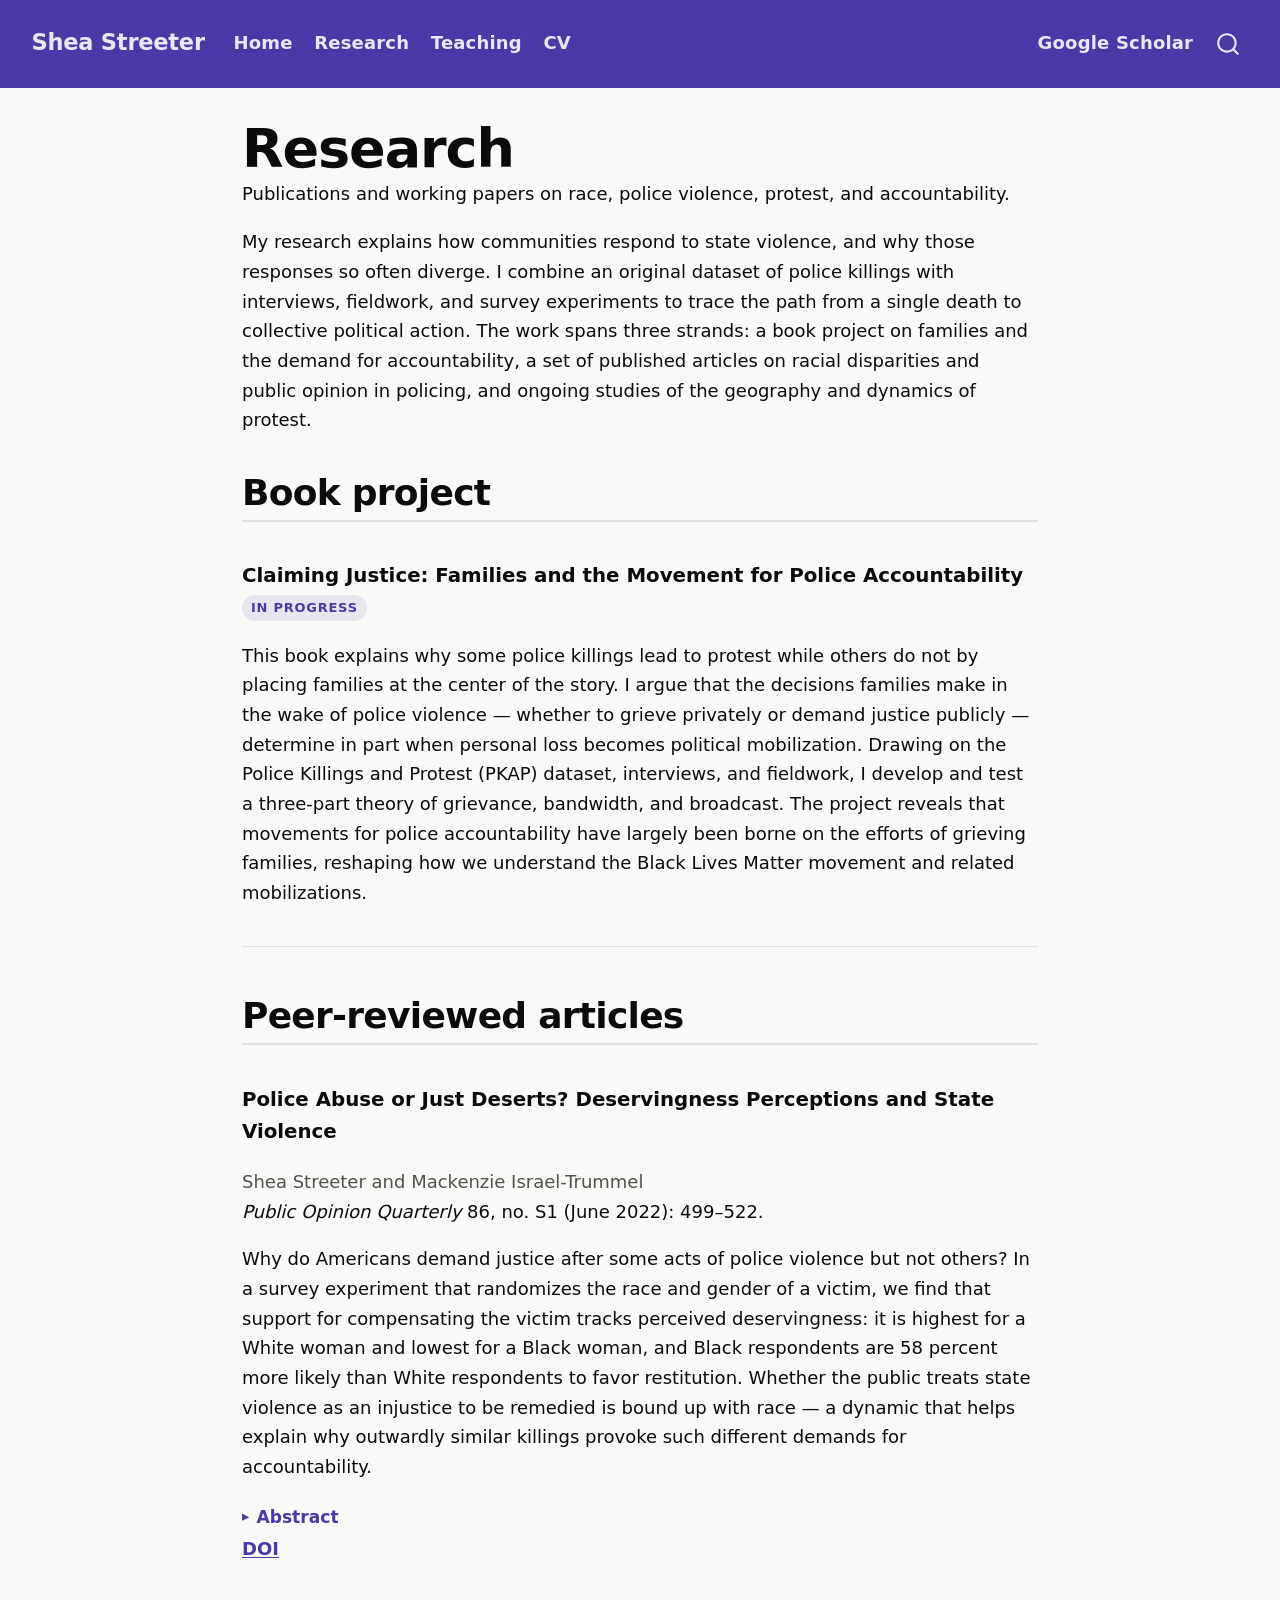
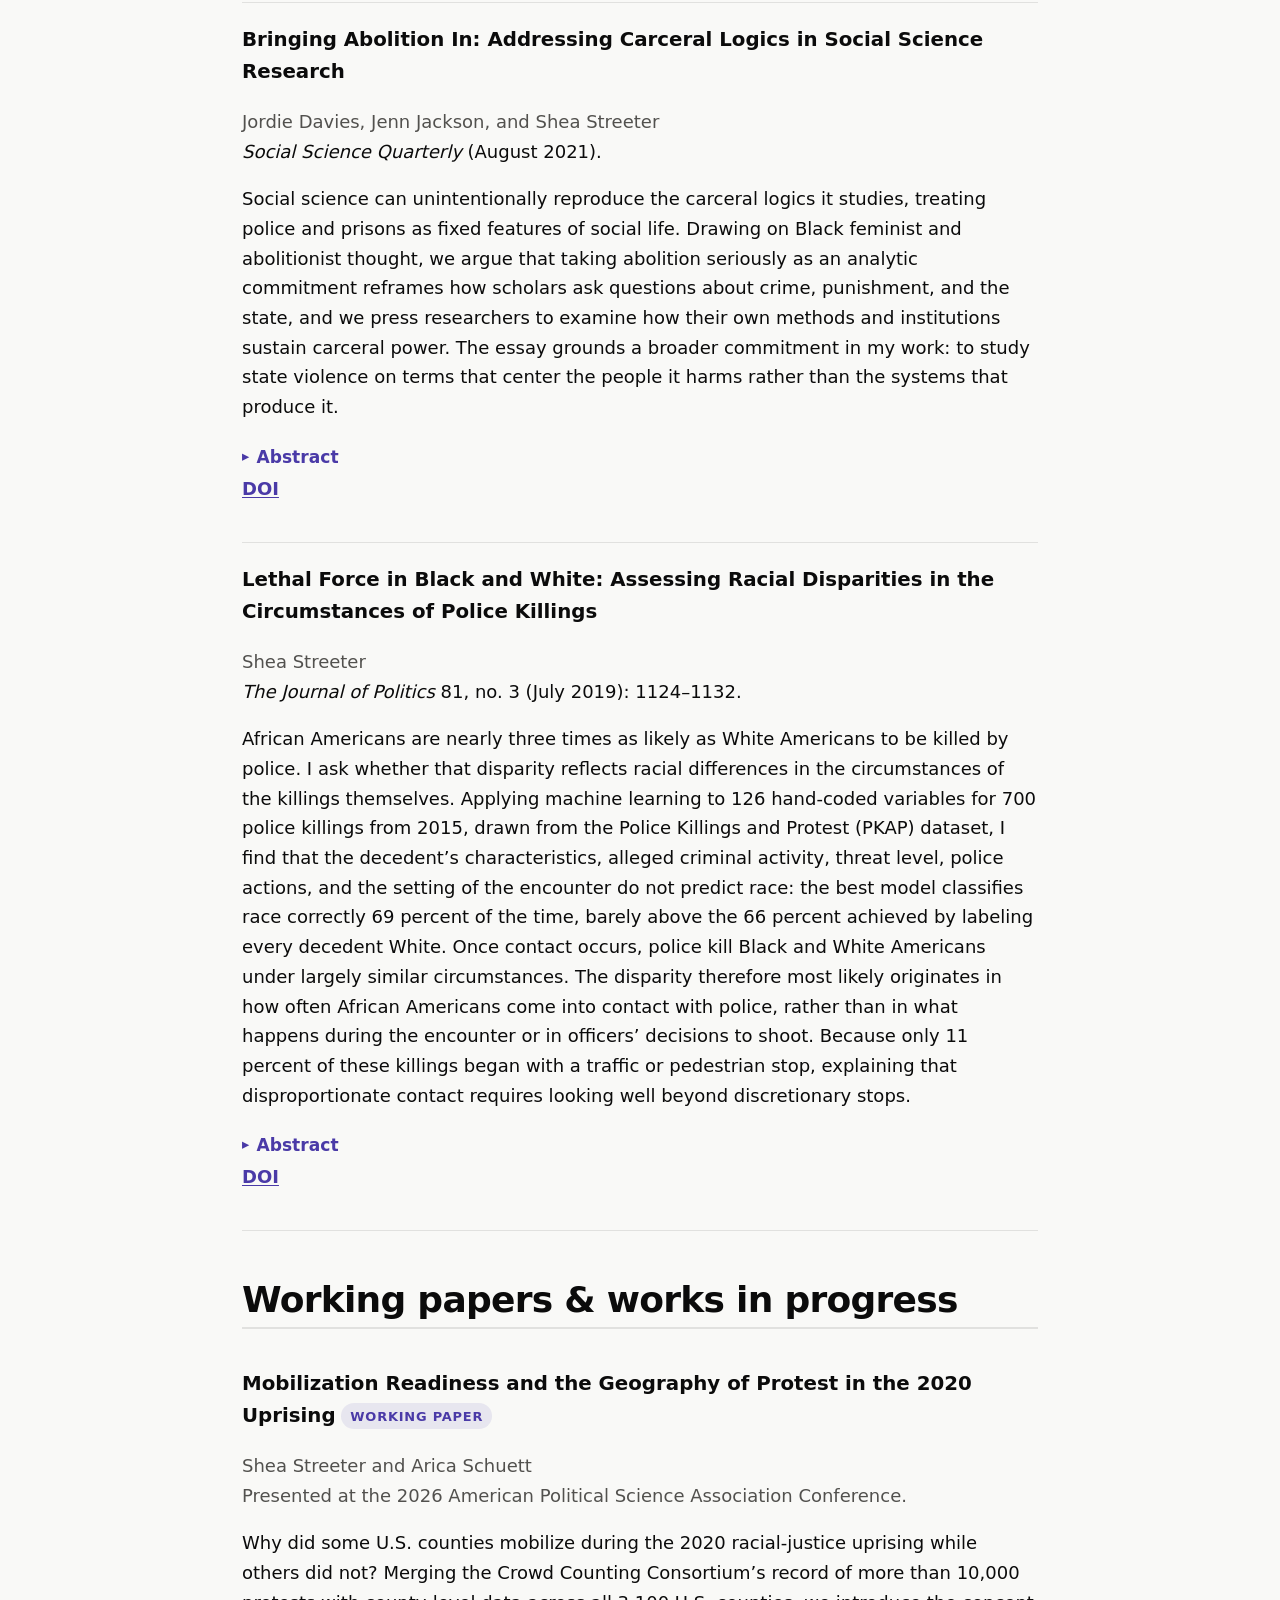
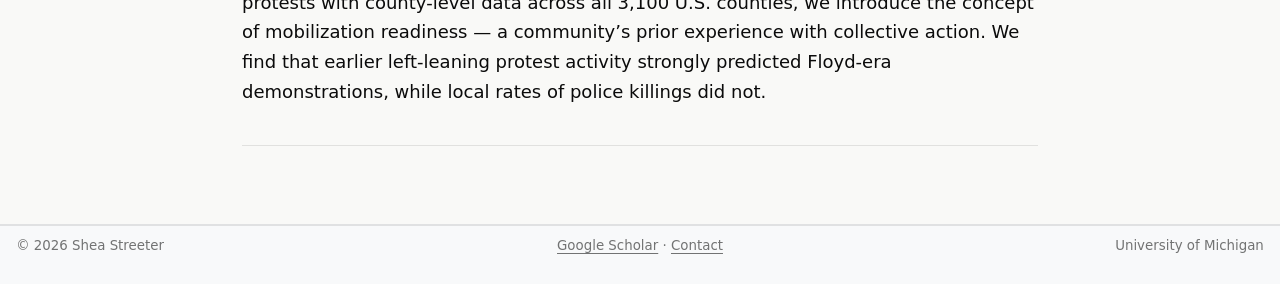
<file: research.html>
<!DOCTYPE html>
<html xmlns="http://www.w3.org/1999/xhtml" lang="en" xml:lang="en"><head>

<meta charset="utf-8">
<meta name="generator" content="quarto-1.10.19">

<meta name="viewport" content="width=device-width, initial-scale=1.0, user-scalable=yes">

<meta name="description" content="Publications and working papers on race, police violence, protest, and accountability.">

<title>Research – Shea Streeter</title>
<style>
/* Default styles provided by pandoc.
** See https://pandoc.org/MANUAL.html#variables-for-html for config info.
*/
span.smallcaps{font-variant: small-caps;}
div.columns{display: flex; gap: 1.5em;}
div.column{flex: auto;}
@media screen {
div.columns{gap: min(4vw, 1.5em);}
div.column{overflow-x: auto;}
}
div.hanging-indent{margin-left: 1.5em; text-indent: -1.5em;}
ul.task-list{list-style: none;}
ul.task-list li input[type="checkbox"] {
  width: 0.8em;
  margin: 0 0.8em 0.2em -1em; /* quarto-specific, see https://github.com/quarto-dev/quarto-cli/issues/4556 */ 
  vertical-align: middle;
}
</style>


<script src="site_libs/quarto-nav/quarto-nav.js"></script>
<script src="site_libs/clipboard/clipboard.min.js"></script>
<script src="site_libs/quarto-search/autocomplete.umd.js"></script>
<script src="site_libs/quarto-search/fuse.min.js"></script>
<script src="site_libs/quarto-search/quarto-search.js"></script>
<meta name="quarto:offset" content="./">
<link href="./images/shea-streeter.jpg" rel="icon" type="image/jpeg">
<script src="site_libs/quarto-html/quarto.js" type="module"></script>
<script src="site_libs/quarto-html/tabsets/tabsets.js" type="module"></script>
<script src="site_libs/quarto-html/popper.min.js"></script>
<script src="site_libs/quarto-html/tippy.umd.min.js"></script>
<script src="site_libs/quarto-html/anchor.min.js"></script>
<link href="site_libs/quarto-html/tippy.css" rel="stylesheet">
<link href="site_libs/quarto-html/quarto-syntax-highlighting-bf27225e3a48a9273f3daa8f8e829971.css" rel="stylesheet" id="quarto-text-highlighting-styles">
<script src="site_libs/bootstrap/bootstrap.min.js"></script>
<link href="site_libs/bootstrap/bootstrap-icons.css" rel="stylesheet">
<link href="site_libs/bootstrap/bootstrap-8819f64cdc4b224840f681531494e779.min.css" rel="stylesheet" append-hash="true" id="quarto-bootstrap" data-mode="light">
<script id="quarto-search-options" type="application/json">{
  "location": "navbar",
  "copy-button": false,
  "collapse-after": 3,
  "panel-placement": "end",
  "type": "overlay",
  "limit": 50,
  "keyboard-shortcut": [
    "f",
    "/",
    "s"
  ],
  "show-item-context": false,
  "language": {
    "search-no-results-text": "No results",
    "search-matching-documents-text": "matching documents",
    "search-copy-link-title": "Copy link to search",
    "search-hide-matches-text": "Hide additional matches",
    "search-more-match-text": "more match in this document",
    "search-more-matches-text": "more matches in this document",
    "search-clear-button-title": "Clear",
    "search-text-placeholder": "",
    "search-detached-cancel-button-title": "Cancel",
    "search-submit-button-title": "Submit",
    "search-label": "Search"
  }
}</script>
<style>html{ scroll-behavior: smooth; }</style>


</head>

<body class="nav-fixed fullcontent quarto-light">

<div id="quarto-search-results"></div>
  <header id="quarto-header" class="headroom fixed-top">
    <nav class="navbar navbar-expand-lg " data-bs-theme="dark">
      <div class="navbar-container container-fluid">
      <div class="navbar-brand-container mx-auto">
    <a class="navbar-brand" href="./index.html">
    <span class="navbar-title">Shea Streeter</span>
    </a>
  </div>
            <div id="quarto-search" class="" title="Search"></div>
          <button class="navbar-toggler" type="button" data-bs-toggle="collapse" data-bs-target="#navbarCollapse" aria-controls="navbarCollapse" role="menu" aria-expanded="false" aria-label="Toggle navigation" onclick="if (window.quartoToggleHeadroom) { window.quartoToggleHeadroom(); }">
  <span class="navbar-toggler-icon"></span>
</button>
          <div class="collapse navbar-collapse" id="navbarCollapse">
            <ul class="navbar-nav navbar-nav-scroll me-auto">
  <li class="nav-item">
    <a class="nav-link" href="./index.html"> 
<span class="menu-text">Home</span></a>
  </li>  
  <li class="nav-item">
    <a class="nav-link active" href="./research.html" aria-current="page"> 
<span class="menu-text">Research</span></a>
  </li>  
  <li class="nav-item">
    <a class="nav-link" href="./teaching.html"> 
<span class="menu-text">Teaching</span></a>
  </li>  
  <li class="nav-item">
    <a class="nav-link" href="./cv.html"> 
<span class="menu-text">CV</span></a>
  </li>  
</ul>
            <ul class="navbar-nav navbar-nav-scroll ms-auto">
  <li class="nav-item">
    <a class="nav-link" href="https://scholar.google.com/citations?user=q2j799YAAAAJ&amp;hl=en" target="_blank"> 
<span class="menu-text">Google Scholar</span></a>
  </li>  
</ul>
          </div> <!-- /navcollapse -->
            <div class="quarto-navbar-tools">
</div>
      </div> <!-- /container-fluid -->
    </nav>
</header>
<!-- content -->
<div id="quarto-content" class="quarto-container page-columns page-rows-contents page-layout-article page-navbar">
<!-- sidebar -->
<!-- margin-sidebar -->
    
<!-- main -->
<main class="content" id="quarto-document-content">

<header id="title-block-header" class="quarto-title-block default">
<div class="quarto-title">
<h1 class="title">Research</h1>
</div>

<div>
  <div class="description">
    Publications and working papers on race, police violence, protest, and accountability.
  </div>
</div>


<div class="quarto-title-meta">

    
  
    
  </div>
  


</header>


<p>My research explains how communities respond to state violence, and why those responses so often diverge. I combine an original dataset of police killings with interviews, fieldwork, and survey experiments to trace the path from a single death to collective political action. The work spans three strands: a book project on families and the demand for accountability, a set of published articles on racial disparities and public opinion in policing, and ongoing studies of the geography and dynamics of protest.</p>
<section id="book-project" class="level2">
<h2 class="anchored" data-anchor-id="book-project">Book project</h2>
<div class="pub">
<p><span class="pub-title">Claiming Justice: Families and the Movement for Police Accountability</span> <span class="pub-status">In progress</span></p>
<p><span class="pub-desc">This book explains why some police killings lead to protest while others do not by placing families at the center of the story. I argue that the decisions families make in the wake of police violence — whether to grieve privately or demand justice publicly — determine in part when personal loss becomes political mobilization. Drawing on the Police Killings and Protest (PKAP) dataset, interviews, and fieldwork, I develop and test a three-part theory of grievance, bandwidth, and broadcast. The project reveals that movements for police accountability have largely been borne on the efforts of grieving families, reshaping how we understand the Black Lives Matter movement and related mobilizations.</span></p>
</div>
</section>
<section id="peer-reviewed-articles" class="level2">
<h2 class="anchored" data-anchor-id="peer-reviewed-articles">Peer-reviewed articles</h2>
<div class="pub">
<p><span class="pub-title">Police Abuse or Just Deserts? Deservingness Perceptions and State Violence</span></p>
<p><span class="pub-meta">Shea Streeter and Mackenzie Israel-Trummel</span><br> <span class="pub-venue">Public Opinion Quarterly</span> 86, no. S1 (June 2022): 499–522.</p>
<p><span class="pub-desc">Why do Americans demand justice after some acts of police violence but not others? In a survey experiment that randomizes the race and gender of a victim, we find that support for compensating the victim tracks perceived deservingness: it is highest for a White woman and lowest for a Black woman, and Black respondents are 58 percent more likely than White respondents to favor restitution. Whether the public treats state violence as an injustice to be remedied is bound up with race — a dynamic that helps explain why outwardly similar killings provoke such different demands for accountability.</span></p>
<details class="pub-abstract">
<summary>
Abstract
</summary>
<div class="abstract-body">
<p>
Divergent public responses to police brutality incidents demonstrate that for some, police violence is an injustice that demands remediation, while for others state violence is justice served. We develop a novel survey experiment in which we randomize the race and gender of a victim of police violence, and then provide respondents with an opportunity to establish justice via compensation. We uncover small but consistent effects that financial restitution is most supported for a White female detainee and least supported for a Black female detainee, and this is largely driven by White respondents. Beyond the treatment effects, we show that Black respondents are much more likely to perceive detainees as deserving of restitution; across all treatments, Black respondents are 58 percent more likely than Whites to support a financial settlement. We further show that White respondents’ perceptions of deservingness are highly related to their perceptions of who is at fault for the beating—the detainee or the police—and whether the detainee was involved in crime. Black respondents remain likely to award a settlement even if they think the detainee was at fault and involved in crime. Our results provide further evidence that perceptions of who deserves restorative justice for state violence are entangled with race in targeted ways.
</p>
</div>
</details>
<div class="pub-links">
<p><a href="https://doi.org/10.1093/poq/nfac017" target="_blank">DOI</a></p>
</div>
</div>
<div class="pub">
<p><span class="pub-title">Bringing Abolition In: Addressing Carceral Logics in Social Science Research</span></p>
<p><span class="pub-meta">Jordie Davies, Jenn Jackson, and Shea Streeter</span><br> <span class="pub-venue">Social Science Quarterly</span> (August 2021).</p>
<p><span class="pub-desc">Social science can unintentionally reproduce the carceral logics it studies, treating police and prisons as fixed features of social life. Drawing on Black feminist and abolitionist thought, we argue that taking abolition seriously as an analytic commitment reframes how scholars ask questions about crime, punishment, and the state, and we press researchers to examine how their own methods and institutions sustain carceral power. The essay grounds a broader commitment in my work: to study state violence on terms that center the people it harms rather than the systems that produce it.</span></p>
<details class="pub-abstract">
<summary>
Abstract
</summary>
<div class="abstract-body">
<p>
<strong>Objective.</strong> In this essay, we review and offer theoretical groundings and empirical approaches to the study of abolition.
</p>
<p>
<strong>Methods.</strong> We begin by demonstrating the ways police and prisons have been used to exploit and dominate marginalized people and argue that abolition offers a path to finding solutions to public safety and racial justice. We draw from black feminist and abolitionist political thought to show how abolition makes space to upend systems of power and domination and develop systems that address the root causes of violence.
</p>
<p>
<strong>Results.</strong> We assert that abolitionist research will not only focus on activists’ calls for dismantling the police but will also recognize and engage with activists’ proposals for reimagining public safety. We suggest that social scientists who study abolition, American uprisings, and policing must understand the differences between transformative changes based in abolitionist frameworks versus those that center mass incarceration as a societal given and, ultimately, further reproduce the status quo.
</p>
<p>
<strong>Conclusion.</strong> We conclude by suggesting that social scientists must question how researcher practices and universities uphold carceral logics and entrenched hierarchies, determining that abolitionist study will meaningfully engage with the distribution of power.
</p>
</div>
</details>
<div class="pub-links">
<p><a href="https://doi.org/10.1111/ssqu.13022" target="_blank">DOI</a></p>
</div>
</div>
<div class="pub">
<p><span class="pub-title">Lethal Force in Black and White: Assessing Racial Disparities in the Circumstances of Police Killings</span></p>
<p><span class="pub-meta">Shea Streeter</span><br> <span class="pub-venue">The Journal of Politics</span> 81, no. 3 (July 2019): 1124–1132.</p>
<p><span class="pub-desc">African Americans are nearly three times as likely as White Americans to be killed by police. I ask whether that disparity reflects racial differences in the circumstances of the killings themselves. Applying machine learning to 126 hand-coded variables for 700 police killings from 2015, drawn from the Police Killings and Protest (PKAP) dataset, I find that the decedent’s characteristics, alleged criminal activity, threat level, police actions, and the setting of the encounter do not predict race: the best model classifies race correctly 69 percent of the time, barely above the 66 percent achieved by labeling every decedent White. Once contact occurs, police kill Black and White Americans under largely similar circumstances. The disparity therefore most likely originates in how often African Americans come into contact with police, rather than in what happens during the encounter or in officers’ decisions to shoot. Because only 11 percent of these killings began with a traffic or pedestrian stop, explaining that disproportionate contact requires looking well beyond discretionary stops.</span></p>
<details class="pub-abstract">
<summary>
Abstract
</summary>
<div class="abstract-body">
<p>
African Americans are nearly three times as likely to be killed by police as whites. This paper examines whether this racial disparity is due in part to racial differences in the circumstances of police killings. To assess whether and how these circumstances predict the race of a decedent, I use machine learning techniques and a novel data set of police killings containing over 120 descriptors. I find that decedent characteristics, criminal activity, threat levels, police actions, and the setting of the lethal interaction are not predictive of race, indicating that the police—given contact—are killing blacks and whites under largely similar circumstances. The findings suggest that the racial disparity in the rate of lethal force is most likely driven by higher rates of police contact among African Americans rather than racial differences in the circumstances of the interaction and officer bias in the application of lethal force.
</p>
</div>
</details>
<div class="pub-links">
<p><a href="https://doi.org/10.1086/703541" target="_blank">DOI</a></p>
</div>
</div>
</section>
<section id="working-papers-works-in-progress" class="level2">
<h2 class="anchored" data-anchor-id="working-papers-works-in-progress">Working papers &amp; works in progress</h2>
<div class="pub">
<p><span class="pub-title">Mobilization Readiness and the Geography of Protest in the 2020 Uprising</span> <span class="pub-status">Working paper</span></p>
<p><span class="pub-meta">Shea Streeter and Arica Schuett</span><br> <span class="pub-meta">Presented at the 2026 American Political Science Association Conference.</span></p>
<p><span class="pub-desc">Why did some U.S. counties mobilize during the 2020 racial-justice uprising while others did not? Merging the Crowd Counting Consortium’s record of more than 10,000 protests with county-level data across all 3,100 U.S. counties, we introduce the concept of mobilization readiness — a community’s prior experience with collective action. We find that earlier left-leaning protest activity strongly predicted Floyd-era demonstrations, while local rates of police killings did not.</span></p>
</div>


</section>

</main> <!-- /main -->
<script>
// Assemble the email address at runtime from split data-attributes so the full
// address never appears as one contiguous string in the page source for scrapers.
(function () {
  function build() {
    document.querySelectorAll(".email-obf").forEach(function (el) {
      var user = el.getAttribute("data-user");
      var domain = el.getAttribute("data-domain");
      if (!user || !domain) return;
      var addr = user + "@" + domain; // @ = "@"
      el.setAttribute("href", "mailto:" + addr);
      // Show the address as visible text only if asked (data-show), else keep the label.
      if (el.hasAttribute("data-show")) {
        el.textContent = addr;
      }
      el.removeAttribute("data-user");
      el.removeAttribute("data-domain");
    });
  }
  if (document.readyState === "loading") {
    document.addEventListener("DOMContentLoaded", build);
  } else {
    build();
  }
})();
</script>
<script id="quarto-html-after-body" type="application/javascript">
  window.document.addEventListener("DOMContentLoaded", function (event) {
    const icon = "";
    const anchorJS = new window.AnchorJS();
    anchorJS.options = {
      placement: 'right',
      icon: icon
    };
    anchorJS.add('.anchored');
    const isCodeAnnotation = (el) => {
      for (const clz of el.classList) {
        if (clz.startsWith('code-annotation-')) {                     
          return true;
        }
      }
      return false;
    }
    const onCopySuccess = function(e) {
      // button target
      const button = e.trigger;
      // don't keep focus
      button.blur();
      // flash "checked"
      button.classList.add('code-copy-button-checked');
      var currentTitle = button.getAttribute("title");
      button.setAttribute("title", "Copied!");
      let tooltip;
      if (window.bootstrap) {
        button.setAttribute("data-bs-toggle", "tooltip");
        button.setAttribute("data-bs-placement", "left");
        button.setAttribute("data-bs-title", "Copied!");
        tooltip = new bootstrap.Tooltip(button, 
          { trigger: "manual", 
            customClass: "code-copy-button-tooltip",
            offset: [0, -8]});
        tooltip.show();    
      }
      setTimeout(function() {
        if (tooltip) {
          tooltip.hide();
          button.removeAttribute("data-bs-title");
          button.removeAttribute("data-bs-toggle");
          button.removeAttribute("data-bs-placement");
        }
        button.setAttribute("title", currentTitle);
        button.classList.remove('code-copy-button-checked');
      }, 1000);
      // clear code selection
      e.clearSelection();
    }
    const getTextToCopy = function(trigger) {
      const outerScaffold = trigger.parentElement.cloneNode(true);
      const codeEl = outerScaffold.querySelector('code');
      for (const childEl of codeEl.children) {
        if (isCodeAnnotation(childEl)) {
          childEl.remove();
        }
      }
      return codeEl.innerText;
    }
    const clipboard = new window.ClipboardJS('.code-copy-button:not([data-in-quarto-modal])', {
      text: getTextToCopy
    });
    clipboard.on('success', onCopySuccess);
    if (window.document.getElementById('quarto-embedded-source-code-modal')) {
      const clipboardModal = new window.ClipboardJS('.code-copy-button[data-in-quarto-modal]', {
        text: getTextToCopy,
        container: window.document.getElementById('quarto-embedded-source-code-modal')
      });
      clipboardModal.on('success', onCopySuccess);
    }
      var localhostRegex = new RegExp(/^(?:http|https):\/\/localhost\:?[0-9]*\//);
      var mailtoRegex = new RegExp(/^mailto:/);
        var filterRegex = new RegExp("https:\/\/sheastreeter\.com");
      var isInternal = (href) => {
          return filterRegex.test(href) || localhostRegex.test(href) || mailtoRegex.test(href);
      }
      // Inspect non-navigation links and adorn them if external
     var links = window.document.querySelectorAll('a[href]:not(.nav-link):not(.navbar-brand):not(.toc-action):not(.sidebar-link):not(.sidebar-item-toggle):not(.pagination-link):not(.no-external):not([aria-hidden]):not(.dropdown-item):not(.quarto-navigation-tool):not(.about-link)');
      for (var i=0; i<links.length; i++) {
        const link = links[i];
        if (!isInternal(link.href)) {
          // undo the damage that might have been done by quarto-nav.js in the case of
          // links that we want to consider external
          if (link.dataset.originalHref !== undefined) {
            link.href = link.dataset.originalHref;
          }
            // target, if specified
            link.setAttribute("target", "_blank");
            if (link.getAttribute("rel") === null) {
              link.setAttribute("rel", "noopener");
            }
        }
      }
    function tippyHover(el, contentFn, onTriggerFn, onUntriggerFn) {
      const config = {
        allowHTML: true,
        maxWidth: 500,
        delay: 100,
        arrow: false,
        appendTo: function(el) {
            return el.parentElement;
        },
        interactive: true,
        interactiveBorder: 10,
        theme: 'quarto',
        placement: 'bottom-start',
      };
      if (contentFn) {
        config.content = contentFn;
      }
      if (onTriggerFn) {
        config.onTrigger = onTriggerFn;
      }
      if (onUntriggerFn) {
        config.onUntrigger = onUntriggerFn;
      }
      window.tippy(el, config); 
    }
    const noterefs = window.document.querySelectorAll('a[role="doc-noteref"]');
    for (var i=0; i<noterefs.length; i++) {
      const ref = noterefs[i];
      tippyHover(ref, function() {
        // use id or data attribute instead here
        let href = ref.getAttribute('data-footnote-href') || ref.getAttribute('href');
        try { href = new URL(href).hash; } catch {}
        const id = href.replace(/^#\/?/, "");
        const note = window.document.getElementById(id);
        if (note) {
          return note.innerHTML;
        } else {
          return "";
        }
      });
    }
    const xrefs = window.document.querySelectorAll('a.quarto-xref');
    const processXRef = (id, note) => {
      // Strip column container classes
      const stripColumnClz = (el) => {
        el.classList.remove("page-full", "page-columns");
        if (el.children) {
          for (const child of el.children) {
            stripColumnClz(child);
          }
        }
      }
      stripColumnClz(note)
      if (id === null || id.startsWith('sec-')) {
        // Special case sections, only their first couple elements
        const container = document.createElement("div");
        if (note.children && note.children.length > 2) {
          container.appendChild(note.children[0].cloneNode(true));
          for (let i = 1; i < note.children.length; i++) {
            const child = note.children[i];
            if (child.tagName === "P" && child.innerText === "") {
              continue;
            } else {
              container.appendChild(child.cloneNode(true));
              break;
            }
          }
          if (window.Quarto?.typesetMath) {
            window.Quarto.typesetMath(container);
          }
          return container.innerHTML
        } else {
          if (window.Quarto?.typesetMath) {
            window.Quarto.typesetMath(note);
          }
          return note.innerHTML;
        }
      } else {
        // Remove any anchor links if they are present
        const anchorLink = note.querySelector('a.anchorjs-link');
        if (anchorLink) {
          anchorLink.remove();
        }
        if (window.Quarto?.typesetMath) {
          window.Quarto.typesetMath(note);
        }
        if (note.classList.contains("callout")) {
          return note.outerHTML;
        } else {
          return note.innerHTML;
        }
      }
    }
    for (var i=0; i<xrefs.length; i++) {
      const xref = xrefs[i];
      tippyHover(xref, undefined, function(instance) {
        instance.disable();
        let url = xref.getAttribute('href');
        let hash = undefined; 
        if (url.startsWith('#')) {
          hash = url;
        } else {
          try { hash = new URL(url).hash; } catch {}
        }
        if (hash) {
          const id = hash.replace(/^#\/?/, "");
          const note = window.document.getElementById(id);
          if (note !== null) {
            try {
              const html = processXRef(id, note.cloneNode(true));
              instance.setContent(html);
            } finally {
              instance.enable();
              instance.show();
            }
          } else {
            // See if we can fetch this
            fetch(url.split('#')[0])
            .then(res => res.text())
            .then(html => {
              const parser = new DOMParser();
              const htmlDoc = parser.parseFromString(html, "text/html");
              const note = htmlDoc.getElementById(id);
              if (note !== null) {
                const html = processXRef(id, note);
                instance.setContent(html);
              } 
            }).finally(() => {
              instance.enable();
              instance.show();
            });
          }
        } else {
          // See if we can fetch a full url (with no hash to target)
          // This is a special case and we should probably do some content thinning / targeting
          fetch(url)
          .then(res => res.text())
          .then(html => {
            const parser = new DOMParser();
            const htmlDoc = parser.parseFromString(html, "text/html");
            const note = htmlDoc.querySelector('main.content');
            if (note !== null) {
              // This should only happen for chapter cross references
              // (since there is no id in the URL)
              // remove the first header
              if (note.children.length > 0 && note.children[0].tagName === "HEADER") {
                note.children[0].remove();
              }
              const html = processXRef(null, note);
              instance.setContent(html);
            } 
          }).finally(() => {
            instance.enable();
            instance.show();
          });
        }
      }, function(instance) {
      });
    }
        let selectedAnnoteEl;
        const selectorForAnnotation = ( cell, annotation) => {
          let cellAttr = 'data-code-cell="' + cell + '"';
          let lineAttr = 'data-code-annotation="' +  annotation + '"';
          const selector = 'span[' + cellAttr + '][' + lineAttr + ']';
          return selector;
        }
        const selectCodeLines = (annoteEl) => {
          const doc = window.document;
          const targetCell = annoteEl.getAttribute("data-target-cell");
          const targetAnnotation = annoteEl.getAttribute("data-target-annotation");
          const annoteSpan = window.document.querySelector(selectorForAnnotation(targetCell, targetAnnotation));
          const lines = annoteSpan.getAttribute("data-code-lines").split(",");
          const lineIds = lines.map((line) => {
            return targetCell + "-" + line;
          })
          let top = null;
          let height = null;
          let parent = null;
          if (lineIds.length > 0) {
              //compute the position of the single el (top and bottom and make a div)
              const el = window.document.getElementById(lineIds[0]);
              top = el.offsetTop;
              height = el.offsetHeight;
              parent = el.parentElement.parentElement;
            if (lineIds.length > 1) {
              const lastEl = window.document.getElementById(lineIds[lineIds.length - 1]);
              const bottom = lastEl.offsetTop + lastEl.offsetHeight;
              height = bottom - top;
            }
            if (top !== null && height !== null && parent !== null) {
              // cook up a div (if necessary) and position it 
              let div = window.document.getElementById("code-annotation-line-highlight");
              if (div === null) {
                div = window.document.createElement("div");
                div.setAttribute("id", "code-annotation-line-highlight");
                div.style.position = 'absolute';
                parent.appendChild(div);
              }
              div.style.top = top - 2 + "px";
              div.style.height = height + 4 + "px";
              div.style.left = 0;
              let gutterDiv = window.document.getElementById("code-annotation-line-highlight-gutter");
              if (gutterDiv === null) {
                gutterDiv = window.document.createElement("div");
                gutterDiv.setAttribute("id", "code-annotation-line-highlight-gutter");
                gutterDiv.style.position = 'absolute';
                const codeCell = window.document.getElementById(targetCell);
                const gutter = codeCell.querySelector('.code-annotation-gutter');
                gutter.appendChild(gutterDiv);
              }
              gutterDiv.style.top = top - 2 + "px";
              gutterDiv.style.height = height + 4 + "px";
            }
            selectedAnnoteEl = annoteEl;
          }
        };
        const unselectCodeLines = () => {
          const elementsIds = ["code-annotation-line-highlight", "code-annotation-line-highlight-gutter"];
          elementsIds.forEach((elId) => {
            const div = window.document.getElementById(elId);
            if (div) {
              div.remove();
            }
          });
          selectedAnnoteEl = undefined;
        };
          // Handle positioning of the toggle
      window.addEventListener(
        "resize",
        throttle(() => {
          elRect = undefined;
          if (selectedAnnoteEl) {
            selectCodeLines(selectedAnnoteEl);
          }
        }, 10)
      );
      function throttle(fn, ms) {
      let throttle = false;
      let timer;
        return (...args) => {
          if(!throttle) { // first call gets through
              fn.apply(this, args);
              throttle = true;
          } else { // all the others get throttled
              if(timer) clearTimeout(timer); // cancel #2
              timer = setTimeout(() => {
                fn.apply(this, args);
                timer = throttle = false;
              }, ms);
          }
        };
      }
        // Attach click handler to the DT
        const annoteDls = window.document.querySelectorAll('dt[data-target-cell]');
        for (const annoteDlNode of annoteDls) {
          annoteDlNode.addEventListener('click', (event) => {
            const clickedEl = event.target;
            if (clickedEl !== selectedAnnoteEl) {
              unselectCodeLines();
              const activeEl = window.document.querySelector('dt[data-target-cell].code-annotation-active');
              if (activeEl) {
                activeEl.classList.remove('code-annotation-active');
              }
              selectCodeLines(clickedEl);
              clickedEl.classList.add('code-annotation-active');
            } else {
              // Unselect the line
              unselectCodeLines();
              clickedEl.classList.remove('code-annotation-active');
            }
          });
        }
    const findCites = (el) => {
      const parentEl = el.parentElement;
      if (parentEl) {
        const cites = parentEl.dataset.cites;
        if (cites) {
          return {
            el,
            cites: cites.split(' ')
          };
        } else {
          return findCites(el.parentElement)
        }
      } else {
        return undefined;
      }
    };
    var bibliorefs = window.document.querySelectorAll('a[role="doc-biblioref"]');
    for (var i=0; i<bibliorefs.length; i++) {
      const ref = bibliorefs[i];
      const citeInfo = findCites(ref);
      if (citeInfo) {
        tippyHover(citeInfo.el, function() {
          var popup = window.document.createElement('div');
          citeInfo.cites.forEach(function(cite) {
            var citeDiv = window.document.createElement('div');
            citeDiv.classList.add('hanging-indent');
            citeDiv.classList.add('csl-entry');
            var biblioDiv = window.document.getElementById('ref-' + cite);
            if (biblioDiv) {
              citeDiv.innerHTML = biblioDiv.innerHTML;
            }
            popup.appendChild(citeDiv);
          });
          return popup.innerHTML;
        });
      }
    }
  });
  </script>
</div> <!-- /content -->
<footer class="footer">
  <div class="nav-footer">
    <div class="nav-footer-left">
<p>© 2026 Shea Streeter</p>
</div>   
    <div class="nav-footer-center">
<p><a href="https://scholar.google.com/citations?user=q2j799YAAAAJ&amp;hl=en" target="_blank">Google Scholar</a> · <a href="#" class="email-obf" data-user="sashea" data-domain="umich.edu">Contact</a></p>
</div>
    <div class="nav-footer-right">
<p>University of Michigan</p>
</div>
  </div>
</footer>




<script src="site_libs/quarto-html/zenscroll-min.js"></script>
</body></html>
</file>
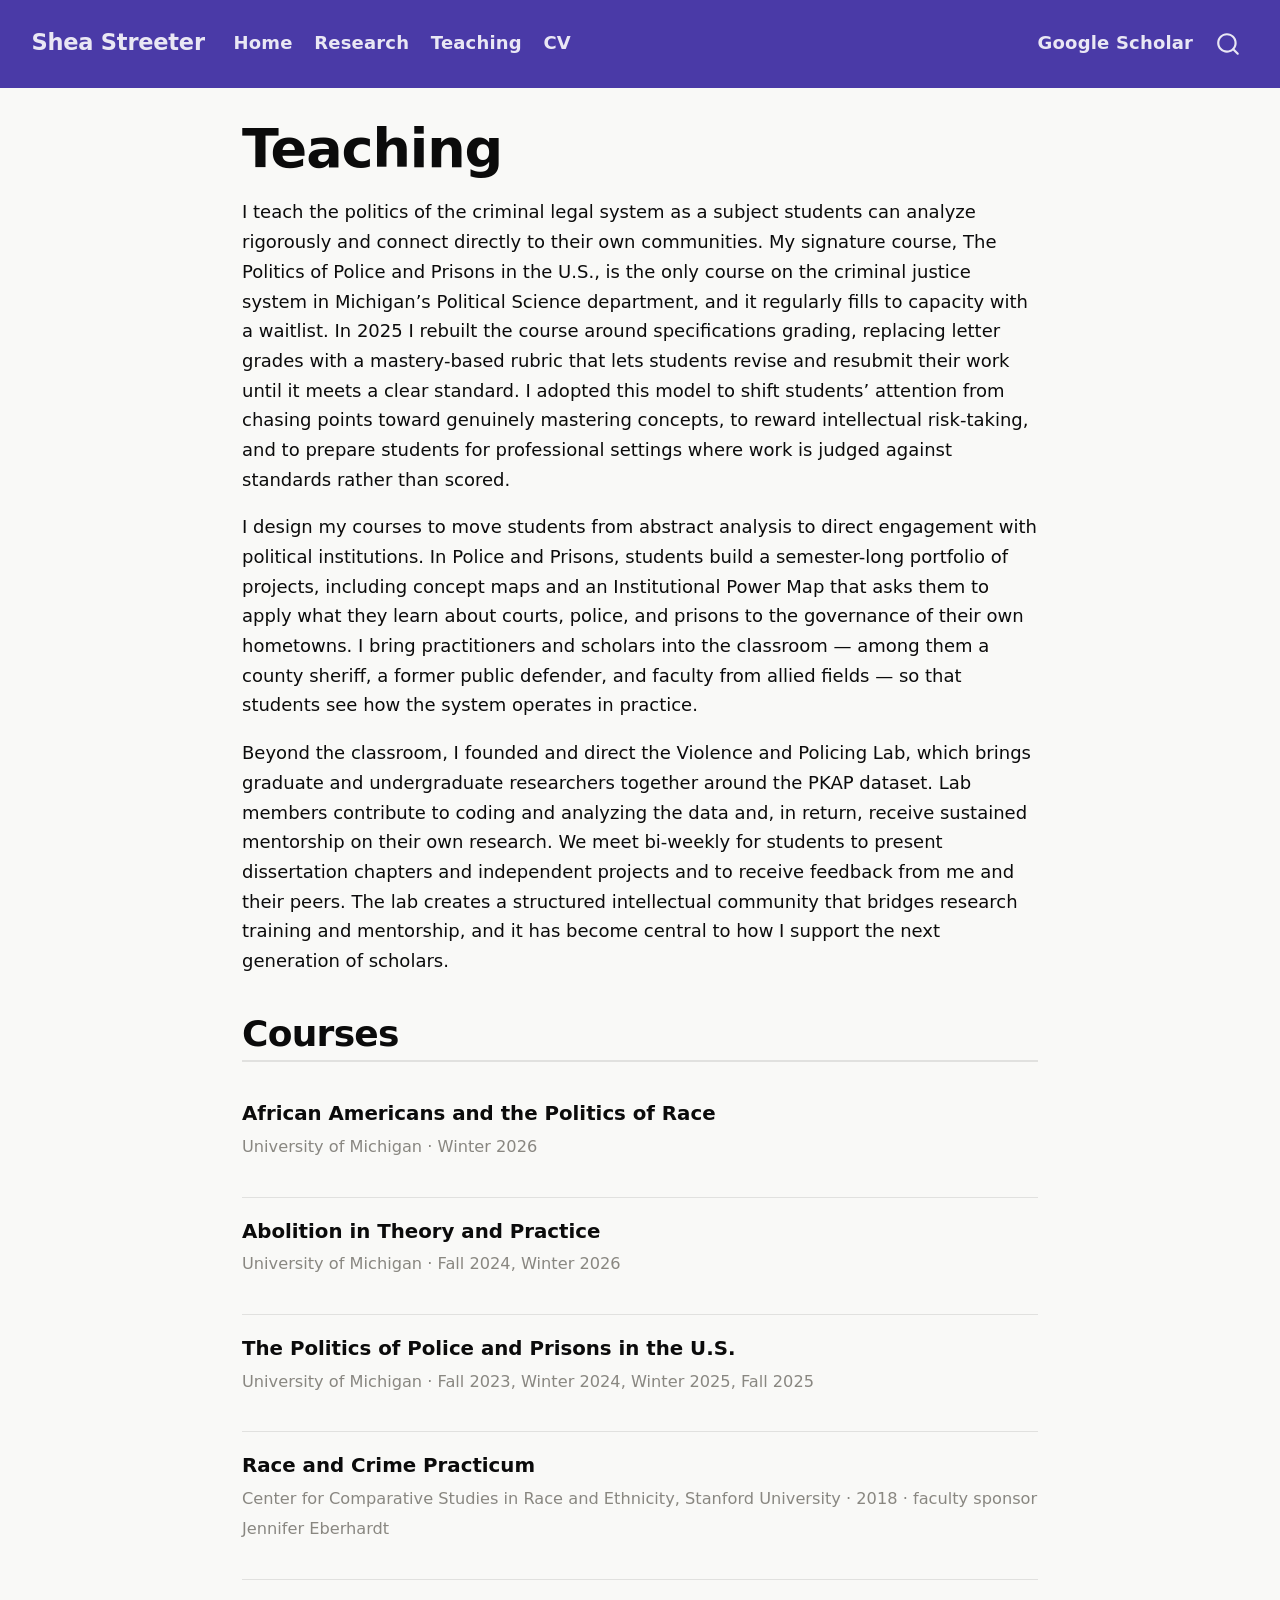
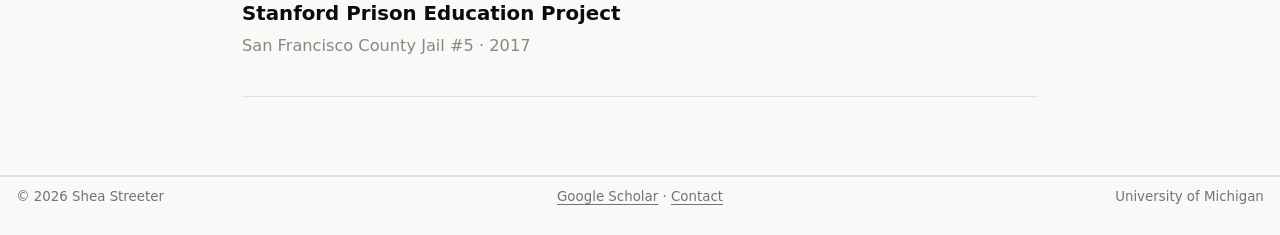
<file: teaching.html>
<!DOCTYPE html>
<html xmlns="http://www.w3.org/1999/xhtml" lang="en" xml:lang="en"><head>

<meta charset="utf-8">
<meta name="generator" content="quarto-1.10.19">

<meta name="viewport" content="width=device-width, initial-scale=1.0, user-scalable=yes">


<title>Teaching – Shea Streeter</title>
<style>
/* Default styles provided by pandoc.
** See https://pandoc.org/MANUAL.html#variables-for-html for config info.
*/
span.smallcaps{font-variant: small-caps;}
div.columns{display: flex; gap: 1.5em;}
div.column{flex: auto;}
@media screen {
div.columns{gap: min(4vw, 1.5em);}
div.column{overflow-x: auto;}
}
div.hanging-indent{margin-left: 1.5em; text-indent: -1.5em;}
ul.task-list{list-style: none;}
ul.task-list li input[type="checkbox"] {
  width: 0.8em;
  margin: 0 0.8em 0.2em -1em; /* quarto-specific, see https://github.com/quarto-dev/quarto-cli/issues/4556 */ 
  vertical-align: middle;
}
</style>


<script src="site_libs/quarto-nav/quarto-nav.js"></script>
<script src="site_libs/clipboard/clipboard.min.js"></script>
<script src="site_libs/quarto-search/autocomplete.umd.js"></script>
<script src="site_libs/quarto-search/fuse.min.js"></script>
<script src="site_libs/quarto-search/quarto-search.js"></script>
<meta name="quarto:offset" content="./">
<link href="./images/shea-streeter.jpg" rel="icon" type="image/jpeg">
<script src="site_libs/quarto-html/quarto.js" type="module"></script>
<script src="site_libs/quarto-html/tabsets/tabsets.js" type="module"></script>
<script src="site_libs/quarto-html/popper.min.js"></script>
<script src="site_libs/quarto-html/tippy.umd.min.js"></script>
<script src="site_libs/quarto-html/anchor.min.js"></script>
<link href="site_libs/quarto-html/tippy.css" rel="stylesheet">
<link href="site_libs/quarto-html/quarto-syntax-highlighting-bf27225e3a48a9273f3daa8f8e829971.css" rel="stylesheet" id="quarto-text-highlighting-styles">
<script src="site_libs/bootstrap/bootstrap.min.js"></script>
<link href="site_libs/bootstrap/bootstrap-icons.css" rel="stylesheet">
<link href="site_libs/bootstrap/bootstrap-8819f64cdc4b224840f681531494e779.min.css" rel="stylesheet" append-hash="true" id="quarto-bootstrap" data-mode="light">
<script id="quarto-search-options" type="application/json">{
  "location": "navbar",
  "copy-button": false,
  "collapse-after": 3,
  "panel-placement": "end",
  "type": "overlay",
  "limit": 50,
  "keyboard-shortcut": [
    "f",
    "/",
    "s"
  ],
  "show-item-context": false,
  "language": {
    "search-no-results-text": "No results",
    "search-matching-documents-text": "matching documents",
    "search-copy-link-title": "Copy link to search",
    "search-hide-matches-text": "Hide additional matches",
    "search-more-match-text": "more match in this document",
    "search-more-matches-text": "more matches in this document",
    "search-clear-button-title": "Clear",
    "search-text-placeholder": "",
    "search-detached-cancel-button-title": "Cancel",
    "search-submit-button-title": "Submit",
    "search-label": "Search"
  }
}</script>
<style>html{ scroll-behavior: smooth; }</style>


</head>

<body class="nav-fixed fullcontent quarto-light">

<div id="quarto-search-results"></div>
  <header id="quarto-header" class="headroom fixed-top">
    <nav class="navbar navbar-expand-lg " data-bs-theme="dark">
      <div class="navbar-container container-fluid">
      <div class="navbar-brand-container mx-auto">
    <a class="navbar-brand" href="./index.html">
    <span class="navbar-title">Shea Streeter</span>
    </a>
  </div>
            <div id="quarto-search" class="" title="Search"></div>
          <button class="navbar-toggler" type="button" data-bs-toggle="collapse" data-bs-target="#navbarCollapse" aria-controls="navbarCollapse" role="menu" aria-expanded="false" aria-label="Toggle navigation" onclick="if (window.quartoToggleHeadroom) { window.quartoToggleHeadroom(); }">
  <span class="navbar-toggler-icon"></span>
</button>
          <div class="collapse navbar-collapse" id="navbarCollapse">
            <ul class="navbar-nav navbar-nav-scroll me-auto">
  <li class="nav-item">
    <a class="nav-link" href="./index.html"> 
<span class="menu-text">Home</span></a>
  </li>  
  <li class="nav-item">
    <a class="nav-link" href="./research.html"> 
<span class="menu-text">Research</span></a>
  </li>  
  <li class="nav-item">
    <a class="nav-link active" href="./teaching.html" aria-current="page"> 
<span class="menu-text">Teaching</span></a>
  </li>  
  <li class="nav-item">
    <a class="nav-link" href="./cv.html"> 
<span class="menu-text">CV</span></a>
  </li>  
</ul>
            <ul class="navbar-nav navbar-nav-scroll ms-auto">
  <li class="nav-item">
    <a class="nav-link" href="https://scholar.google.com/citations?user=q2j799YAAAAJ&amp;hl=en" target="_blank"> 
<span class="menu-text">Google Scholar</span></a>
  </li>  
</ul>
          </div> <!-- /navcollapse -->
            <div class="quarto-navbar-tools">
</div>
      </div> <!-- /container-fluid -->
    </nav>
</header>
<!-- content -->
<div id="quarto-content" class="quarto-container page-columns page-rows-contents page-layout-article page-navbar">
<!-- sidebar -->
<!-- margin-sidebar -->
    
<!-- main -->
<main class="content" id="quarto-document-content">

<header id="title-block-header" class="quarto-title-block default">
<div class="quarto-title">
<h1 class="title">Teaching</h1>
</div>



<div class="quarto-title-meta">

    
  
    
  </div>
  


</header>


<p>I teach the politics of the criminal legal system as a subject students can analyze rigorously and connect directly to their own communities. My signature course, The Politics of Police and Prisons in the U.S., is the only course on the criminal justice system in Michigan’s Political Science department, and it regularly fills to capacity with a waitlist. In 2025 I rebuilt the course around specifications grading, replacing letter grades with a mastery-based rubric that lets students revise and resubmit their work until it meets a clear standard. I adopted this model to shift students’ attention from chasing points toward genuinely mastering concepts, to reward intellectual risk-taking, and to prepare students for professional settings where work is judged against standards rather than scored.</p>
<p>I design my courses to move students from abstract analysis to direct engagement with political institutions. In Police and Prisons, students build a semester-long portfolio of projects, including concept maps and an Institutional Power Map that asks them to apply what they learn about courts, police, and prisons to the governance of their own hometowns. I bring practitioners and scholars into the classroom — among them a county sheriff, a former public defender, and faculty from allied fields — so that students see how the system operates in practice.</p>
<p>Beyond the classroom, I founded and direct the Violence and Policing Lab, which brings graduate and undergraduate researchers together around the PKAP dataset. Lab members contribute to coding and analyzing the data and, in return, receive sustained mentorship on their own research. We meet bi-weekly for students to present dissertation chapters and independent projects and to receive feedback from me and their peers. The lab creates a structured intellectual community that bridges research training and mentorship, and it has become central to how I support the next generation of scholars.</p>
<section id="courses" class="level2">
<h2 class="anchored" data-anchor-id="courses">Courses</h2>
<div class="course">
<p><span class="course-title">African Americans and the Politics of Race</span><br> <span class="course-terms">University of Michigan · Winter 2026</span></p>
</div>
<div class="course">
<p><span class="course-title">Abolition in Theory and Practice</span><br> <span class="course-terms">University of Michigan · Fall 2024, Winter 2026</span></p>
</div>
<div class="course">
<p><span class="course-title">The Politics of Police and Prisons in the U.S.</span><br> <span class="course-terms">University of Michigan · Fall 2023, Winter 2024, Winter 2025, Fall 2025</span></p>
</div>
<div class="course">
<p><span class="course-title">Race and Crime Practicum</span><br> <span class="course-terms">Center for Comparative Studies in Race and Ethnicity, Stanford University · 2018 · faculty sponsor Jennifer Eberhardt</span></p>
</div>
<div class="course">
<p><span class="course-title">Stanford Prison Education Project</span><br> <span class="course-terms">San Francisco County Jail #5 · 2017</span></p>
</div>


</section>

</main> <!-- /main -->
<script>
// Assemble the email address at runtime from split data-attributes so the full
// address never appears as one contiguous string in the page source for scrapers.
(function () {
  function build() {
    document.querySelectorAll(".email-obf").forEach(function (el) {
      var user = el.getAttribute("data-user");
      var domain = el.getAttribute("data-domain");
      if (!user || !domain) return;
      var addr = user + "@" + domain; // @ = "@"
      el.setAttribute("href", "mailto:" + addr);
      // Show the address as visible text only if asked (data-show), else keep the label.
      if (el.hasAttribute("data-show")) {
        el.textContent = addr;
      }
      el.removeAttribute("data-user");
      el.removeAttribute("data-domain");
    });
  }
  if (document.readyState === "loading") {
    document.addEventListener("DOMContentLoaded", build);
  } else {
    build();
  }
})();
</script>
<script id="quarto-html-after-body" type="application/javascript">
  window.document.addEventListener("DOMContentLoaded", function (event) {
    const icon = "";
    const anchorJS = new window.AnchorJS();
    anchorJS.options = {
      placement: 'right',
      icon: icon
    };
    anchorJS.add('.anchored');
    const isCodeAnnotation = (el) => {
      for (const clz of el.classList) {
        if (clz.startsWith('code-annotation-')) {                     
          return true;
        }
      }
      return false;
    }
    const onCopySuccess = function(e) {
      // button target
      const button = e.trigger;
      // don't keep focus
      button.blur();
      // flash "checked"
      button.classList.add('code-copy-button-checked');
      var currentTitle = button.getAttribute("title");
      button.setAttribute("title", "Copied!");
      let tooltip;
      if (window.bootstrap) {
        button.setAttribute("data-bs-toggle", "tooltip");
        button.setAttribute("data-bs-placement", "left");
        button.setAttribute("data-bs-title", "Copied!");
        tooltip = new bootstrap.Tooltip(button, 
          { trigger: "manual", 
            customClass: "code-copy-button-tooltip",
            offset: [0, -8]});
        tooltip.show();    
      }
      setTimeout(function() {
        if (tooltip) {
          tooltip.hide();
          button.removeAttribute("data-bs-title");
          button.removeAttribute("data-bs-toggle");
          button.removeAttribute("data-bs-placement");
        }
        button.setAttribute("title", currentTitle);
        button.classList.remove('code-copy-button-checked');
      }, 1000);
      // clear code selection
      e.clearSelection();
    }
    const getTextToCopy = function(trigger) {
      const outerScaffold = trigger.parentElement.cloneNode(true);
      const codeEl = outerScaffold.querySelector('code');
      for (const childEl of codeEl.children) {
        if (isCodeAnnotation(childEl)) {
          childEl.remove();
        }
      }
      return codeEl.innerText;
    }
    const clipboard = new window.ClipboardJS('.code-copy-button:not([data-in-quarto-modal])', {
      text: getTextToCopy
    });
    clipboard.on('success', onCopySuccess);
    if (window.document.getElementById('quarto-embedded-source-code-modal')) {
      const clipboardModal = new window.ClipboardJS('.code-copy-button[data-in-quarto-modal]', {
        text: getTextToCopy,
        container: window.document.getElementById('quarto-embedded-source-code-modal')
      });
      clipboardModal.on('success', onCopySuccess);
    }
      var localhostRegex = new RegExp(/^(?:http|https):\/\/localhost\:?[0-9]*\//);
      var mailtoRegex = new RegExp(/^mailto:/);
        var filterRegex = new RegExp("https:\/\/sheastreeter\.com");
      var isInternal = (href) => {
          return filterRegex.test(href) || localhostRegex.test(href) || mailtoRegex.test(href);
      }
      // Inspect non-navigation links and adorn them if external
     var links = window.document.querySelectorAll('a[href]:not(.nav-link):not(.navbar-brand):not(.toc-action):not(.sidebar-link):not(.sidebar-item-toggle):not(.pagination-link):not(.no-external):not([aria-hidden]):not(.dropdown-item):not(.quarto-navigation-tool):not(.about-link)');
      for (var i=0; i<links.length; i++) {
        const link = links[i];
        if (!isInternal(link.href)) {
          // undo the damage that might have been done by quarto-nav.js in the case of
          // links that we want to consider external
          if (link.dataset.originalHref !== undefined) {
            link.href = link.dataset.originalHref;
          }
            // target, if specified
            link.setAttribute("target", "_blank");
            if (link.getAttribute("rel") === null) {
              link.setAttribute("rel", "noopener");
            }
        }
      }
    function tippyHover(el, contentFn, onTriggerFn, onUntriggerFn) {
      const config = {
        allowHTML: true,
        maxWidth: 500,
        delay: 100,
        arrow: false,
        appendTo: function(el) {
            return el.parentElement;
        },
        interactive: true,
        interactiveBorder: 10,
        theme: 'quarto',
        placement: 'bottom-start',
      };
      if (contentFn) {
        config.content = contentFn;
      }
      if (onTriggerFn) {
        config.onTrigger = onTriggerFn;
      }
      if (onUntriggerFn) {
        config.onUntrigger = onUntriggerFn;
      }
      window.tippy(el, config); 
    }
    const noterefs = window.document.querySelectorAll('a[role="doc-noteref"]');
    for (var i=0; i<noterefs.length; i++) {
      const ref = noterefs[i];
      tippyHover(ref, function() {
        // use id or data attribute instead here
        let href = ref.getAttribute('data-footnote-href') || ref.getAttribute('href');
        try { href = new URL(href).hash; } catch {}
        const id = href.replace(/^#\/?/, "");
        const note = window.document.getElementById(id);
        if (note) {
          return note.innerHTML;
        } else {
          return "";
        }
      });
    }
    const xrefs = window.document.querySelectorAll('a.quarto-xref');
    const processXRef = (id, note) => {
      // Strip column container classes
      const stripColumnClz = (el) => {
        el.classList.remove("page-full", "page-columns");
        if (el.children) {
          for (const child of el.children) {
            stripColumnClz(child);
          }
        }
      }
      stripColumnClz(note)
      if (id === null || id.startsWith('sec-')) {
        // Special case sections, only their first couple elements
        const container = document.createElement("div");
        if (note.children && note.children.length > 2) {
          container.appendChild(note.children[0].cloneNode(true));
          for (let i = 1; i < note.children.length; i++) {
            const child = note.children[i];
            if (child.tagName === "P" && child.innerText === "") {
              continue;
            } else {
              container.appendChild(child.cloneNode(true));
              break;
            }
          }
          if (window.Quarto?.typesetMath) {
            window.Quarto.typesetMath(container);
          }
          return container.innerHTML
        } else {
          if (window.Quarto?.typesetMath) {
            window.Quarto.typesetMath(note);
          }
          return note.innerHTML;
        }
      } else {
        // Remove any anchor links if they are present
        const anchorLink = note.querySelector('a.anchorjs-link');
        if (anchorLink) {
          anchorLink.remove();
        }
        if (window.Quarto?.typesetMath) {
          window.Quarto.typesetMath(note);
        }
        if (note.classList.contains("callout")) {
          return note.outerHTML;
        } else {
          return note.innerHTML;
        }
      }
    }
    for (var i=0; i<xrefs.length; i++) {
      const xref = xrefs[i];
      tippyHover(xref, undefined, function(instance) {
        instance.disable();
        let url = xref.getAttribute('href');
        let hash = undefined; 
        if (url.startsWith('#')) {
          hash = url;
        } else {
          try { hash = new URL(url).hash; } catch {}
        }
        if (hash) {
          const id = hash.replace(/^#\/?/, "");
          const note = window.document.getElementById(id);
          if (note !== null) {
            try {
              const html = processXRef(id, note.cloneNode(true));
              instance.setContent(html);
            } finally {
              instance.enable();
              instance.show();
            }
          } else {
            // See if we can fetch this
            fetch(url.split('#')[0])
            .then(res => res.text())
            .then(html => {
              const parser = new DOMParser();
              const htmlDoc = parser.parseFromString(html, "text/html");
              const note = htmlDoc.getElementById(id);
              if (note !== null) {
                const html = processXRef(id, note);
                instance.setContent(html);
              } 
            }).finally(() => {
              instance.enable();
              instance.show();
            });
          }
        } else {
          // See if we can fetch a full url (with no hash to target)
          // This is a special case and we should probably do some content thinning / targeting
          fetch(url)
          .then(res => res.text())
          .then(html => {
            const parser = new DOMParser();
            const htmlDoc = parser.parseFromString(html, "text/html");
            const note = htmlDoc.querySelector('main.content');
            if (note !== null) {
              // This should only happen for chapter cross references
              // (since there is no id in the URL)
              // remove the first header
              if (note.children.length > 0 && note.children[0].tagName === "HEADER") {
                note.children[0].remove();
              }
              const html = processXRef(null, note);
              instance.setContent(html);
            } 
          }).finally(() => {
            instance.enable();
            instance.show();
          });
        }
      }, function(instance) {
      });
    }
        let selectedAnnoteEl;
        const selectorForAnnotation = ( cell, annotation) => {
          let cellAttr = 'data-code-cell="' + cell + '"';
          let lineAttr = 'data-code-annotation="' +  annotation + '"';
          const selector = 'span[' + cellAttr + '][' + lineAttr + ']';
          return selector;
        }
        const selectCodeLines = (annoteEl) => {
          const doc = window.document;
          const targetCell = annoteEl.getAttribute("data-target-cell");
          const targetAnnotation = annoteEl.getAttribute("data-target-annotation");
          const annoteSpan = window.document.querySelector(selectorForAnnotation(targetCell, targetAnnotation));
          const lines = annoteSpan.getAttribute("data-code-lines").split(",");
          const lineIds = lines.map((line) => {
            return targetCell + "-" + line;
          })
          let top = null;
          let height = null;
          let parent = null;
          if (lineIds.length > 0) {
              //compute the position of the single el (top and bottom and make a div)
              const el = window.document.getElementById(lineIds[0]);
              top = el.offsetTop;
              height = el.offsetHeight;
              parent = el.parentElement.parentElement;
            if (lineIds.length > 1) {
              const lastEl = window.document.getElementById(lineIds[lineIds.length - 1]);
              const bottom = lastEl.offsetTop + lastEl.offsetHeight;
              height = bottom - top;
            }
            if (top !== null && height !== null && parent !== null) {
              // cook up a div (if necessary) and position it 
              let div = window.document.getElementById("code-annotation-line-highlight");
              if (div === null) {
                div = window.document.createElement("div");
                div.setAttribute("id", "code-annotation-line-highlight");
                div.style.position = 'absolute';
                parent.appendChild(div);
              }
              div.style.top = top - 2 + "px";
              div.style.height = height + 4 + "px";
              div.style.left = 0;
              let gutterDiv = window.document.getElementById("code-annotation-line-highlight-gutter");
              if (gutterDiv === null) {
                gutterDiv = window.document.createElement("div");
                gutterDiv.setAttribute("id", "code-annotation-line-highlight-gutter");
                gutterDiv.style.position = 'absolute';
                const codeCell = window.document.getElementById(targetCell);
                const gutter = codeCell.querySelector('.code-annotation-gutter');
                gutter.appendChild(gutterDiv);
              }
              gutterDiv.style.top = top - 2 + "px";
              gutterDiv.style.height = height + 4 + "px";
            }
            selectedAnnoteEl = annoteEl;
          }
        };
        const unselectCodeLines = () => {
          const elementsIds = ["code-annotation-line-highlight", "code-annotation-line-highlight-gutter"];
          elementsIds.forEach((elId) => {
            const div = window.document.getElementById(elId);
            if (div) {
              div.remove();
            }
          });
          selectedAnnoteEl = undefined;
        };
          // Handle positioning of the toggle
      window.addEventListener(
        "resize",
        throttle(() => {
          elRect = undefined;
          if (selectedAnnoteEl) {
            selectCodeLines(selectedAnnoteEl);
          }
        }, 10)
      );
      function throttle(fn, ms) {
      let throttle = false;
      let timer;
        return (...args) => {
          if(!throttle) { // first call gets through
              fn.apply(this, args);
              throttle = true;
          } else { // all the others get throttled
              if(timer) clearTimeout(timer); // cancel #2
              timer = setTimeout(() => {
                fn.apply(this, args);
                timer = throttle = false;
              }, ms);
          }
        };
      }
        // Attach click handler to the DT
        const annoteDls = window.document.querySelectorAll('dt[data-target-cell]');
        for (const annoteDlNode of annoteDls) {
          annoteDlNode.addEventListener('click', (event) => {
            const clickedEl = event.target;
            if (clickedEl !== selectedAnnoteEl) {
              unselectCodeLines();
              const activeEl = window.document.querySelector('dt[data-target-cell].code-annotation-active');
              if (activeEl) {
                activeEl.classList.remove('code-annotation-active');
              }
              selectCodeLines(clickedEl);
              clickedEl.classList.add('code-annotation-active');
            } else {
              // Unselect the line
              unselectCodeLines();
              clickedEl.classList.remove('code-annotation-active');
            }
          });
        }
    const findCites = (el) => {
      const parentEl = el.parentElement;
      if (parentEl) {
        const cites = parentEl.dataset.cites;
        if (cites) {
          return {
            el,
            cites: cites.split(' ')
          };
        } else {
          return findCites(el.parentElement)
        }
      } else {
        return undefined;
      }
    };
    var bibliorefs = window.document.querySelectorAll('a[role="doc-biblioref"]');
    for (var i=0; i<bibliorefs.length; i++) {
      const ref = bibliorefs[i];
      const citeInfo = findCites(ref);
      if (citeInfo) {
        tippyHover(citeInfo.el, function() {
          var popup = window.document.createElement('div');
          citeInfo.cites.forEach(function(cite) {
            var citeDiv = window.document.createElement('div');
            citeDiv.classList.add('hanging-indent');
            citeDiv.classList.add('csl-entry');
            var biblioDiv = window.document.getElementById('ref-' + cite);
            if (biblioDiv) {
              citeDiv.innerHTML = biblioDiv.innerHTML;
            }
            popup.appendChild(citeDiv);
          });
          return popup.innerHTML;
        });
      }
    }
  });
  </script>
</div> <!-- /content -->
<footer class="footer">
  <div class="nav-footer">
    <div class="nav-footer-left">
<p>© 2026 Shea Streeter</p>
</div>   
    <div class="nav-footer-center">
<p><a href="https://scholar.google.com/citations?user=q2j799YAAAAJ&amp;hl=en" target="_blank">Google Scholar</a> · <a href="#" class="email-obf" data-user="sashea" data-domain="umich.edu">Contact</a></p>
</div>
    <div class="nav-footer-right">
<p>University of Michigan</p>
</div>
  </div>
</footer>




<script src="site_libs/quarto-html/zenscroll-min.js"></script>
</body></html>
</file>
<file: site_libs/quarto-html/tippy.css>
.tippy-box[data-animation=fade][data-state=hidden]{opacity:0}[data-tippy-root]{max-width:calc(100vw - 10px)}.tippy-box{position:relative;background-color:#333;color:#fff;border-radius:4px;font-size:14px;line-height:1.4;white-space:normal;outline:0;transition-property:transform,visibility,opacity}.tippy-box[data-placement^=top]>.tippy-arrow{bottom:0}.tippy-box[data-placement^=top]>.tippy-arrow:before{bottom:-7px;left:0;border-width:8px 8px 0;border-top-color:initial;transform-origin:center top}.tippy-box[data-placement^=bottom]>.tippy-arrow{top:0}.tippy-box[data-placement^=bottom]>.tippy-arrow:before{top:-7px;left:0;border-width:0 8px 8px;border-bottom-color:initial;transform-origin:center bottom}.tippy-box[data-placement^=left]>.tippy-arrow{right:0}.tippy-box[data-placement^=left]>.tippy-arrow:before{border-width:8px 0 8px 8px;border-left-color:initial;right:-7px;transform-origin:center left}.tippy-box[data-placement^=right]>.tippy-arrow{left:0}.tippy-box[data-placement^=right]>.tippy-arrow:before{left:-7px;border-width:8px 8px 8px 0;border-right-color:initial;transform-origin:center right}.tippy-box[data-inertia][data-state=visible]{transition-timing-function:cubic-bezier(.54,1.5,.38,1.11)}.tippy-arrow{width:16px;height:16px;color:#333}.tippy-arrow:before{content:"";position:absolute;border-color:transparent;border-style:solid}.tippy-content{position:relative;padding:5px 9px;z-index:1}
</file>
<file: site_libs/quarto-html/quarto-syntax-highlighting-bf27225e3a48a9273f3daa8f8e829971.css>
/* quarto syntax highlight colors */
:root {
  --quarto-hl-ot-color: #003B4F;
  --quarto-hl-at-color: #657422;
  --quarto-hl-ss-color: #20794D;
  --quarto-hl-an-color: #5E5E5E;
  --quarto-hl-fu-color: #4758AB;
  --quarto-hl-st-color: #20794D;
  --quarto-hl-cf-color: #003B4F;
  --quarto-hl-op-color: #5E5E5E;
  --quarto-hl-er-color: #AD0000;
  --quarto-hl-bn-color: #AD0000;
  --quarto-hl-al-color: #AD0000;
  --quarto-hl-va-color: #111111;
  --quarto-hl-bu-color: inherit;
  --quarto-hl-ex-color: inherit;
  --quarto-hl-pp-color: #AD0000;
  --quarto-hl-in-color: #5E5E5E;
  --quarto-hl-vs-color: #20794D;
  --quarto-hl-wa-color: #5E5E5E;
  --quarto-hl-do-color: #5E5E5E;
  --quarto-hl-im-color: #00769E;
  --quarto-hl-ch-color: #20794D;
  --quarto-hl-dt-color: #AD0000;
  --quarto-hl-fl-color: #AD0000;
  --quarto-hl-co-color: #5E5E5E;
  --quarto-hl-cv-color: #5E5E5E;
  --quarto-hl-cn-color: #8f5902;
  --quarto-hl-sc-color: #5E5E5E;
  --quarto-hl-dv-color: #AD0000;
  --quarto-hl-kw-color: #003B4F;
}

/* other quarto variables */
:root {
  --quarto-font-monospace: SFMono-Regular, Menlo, Monaco, Consolas, "Liberation Mono", "Courier New", monospace;
}

/* syntax highlight based on Pandoc's rules */
pre > code.sourceCode > span {
  color: #003B4F;
}

code.sourceCode > span {
  color: #003B4F;
}

div.sourceCode,
div.sourceCode pre.sourceCode {
  color: #003B4F;
}

/* Normal */
code span {
  color: #003B4F;
}

/* Alert */
code span.al {
  color: #AD0000;
  font-style: inherit;
}

/* Annotation */
code span.an {
  color: #5E5E5E;
  font-style: inherit;
}

/* Attribute */
code span.at {
  color: #657422;
  font-style: inherit;
}

/* BaseN */
code span.bn {
  color: #AD0000;
  font-style: inherit;
}

/* BuiltIn */
code span.bu {
  font-style: inherit;
}

/* ControlFlow */
code span.cf {
  color: #003B4F;
  font-weight: bold;
  font-style: inherit;
}

/* Char */
code span.ch {
  color: #20794D;
  font-style: inherit;
}

/* Constant */
code span.cn {
  color: #8f5902;
  font-style: inherit;
}

/* Comment */
code span.co {
  color: #5E5E5E;
  font-style: inherit;
}

/* CommentVar */
code span.cv {
  color: #5E5E5E;
  font-style: italic;
}

/* Documentation */
code span.do {
  color: #5E5E5E;
  font-style: italic;
}

/* DataType */
code span.dt {
  color: #AD0000;
  font-style: inherit;
}

/* DecVal */
code span.dv {
  color: #AD0000;
  font-style: inherit;
}

/* Error */
code span.er {
  color: #AD0000;
  font-style: inherit;
}

/* Extension */
code span.ex {
  font-style: inherit;
}

/* Float */
code span.fl {
  color: #AD0000;
  font-style: inherit;
}

/* Function */
code span.fu {
  color: #4758AB;
  font-style: inherit;
}

/* Import */
code span.im {
  color: #00769E;
  font-style: inherit;
}

/* Information */
code span.in {
  color: #5E5E5E;
  font-style: inherit;
}

/* Keyword */
code span.kw {
  color: #003B4F;
  font-weight: bold;
  font-style: inherit;
}

/* Operator */
code span.op {
  color: #5E5E5E;
  font-style: inherit;
}

/* Other */
code span.ot {
  color: #003B4F;
  font-style: inherit;
}

/* Preprocessor */
code span.pp {
  color: #AD0000;
  font-style: inherit;
}

/* SpecialChar */
code span.sc {
  color: #5E5E5E;
  font-style: inherit;
}

/* SpecialString */
code span.ss {
  color: #20794D;
  font-style: inherit;
}

/* String */
code span.st {
  color: #20794D;
  font-style: inherit;
}

/* Variable */
code span.va {
  color: #111111;
  font-style: inherit;
}

/* VerbatimString */
code span.vs {
  color: #20794D;
  font-style: inherit;
}

/* Warning */
code span.wa {
  color: #5E5E5E;
  font-style: italic;
}

.prevent-inlining {
  content: "</";
}

/*# sourceMappingURL=8be38f48d34c45af72792cbd699585e7.css.map */
</file>
